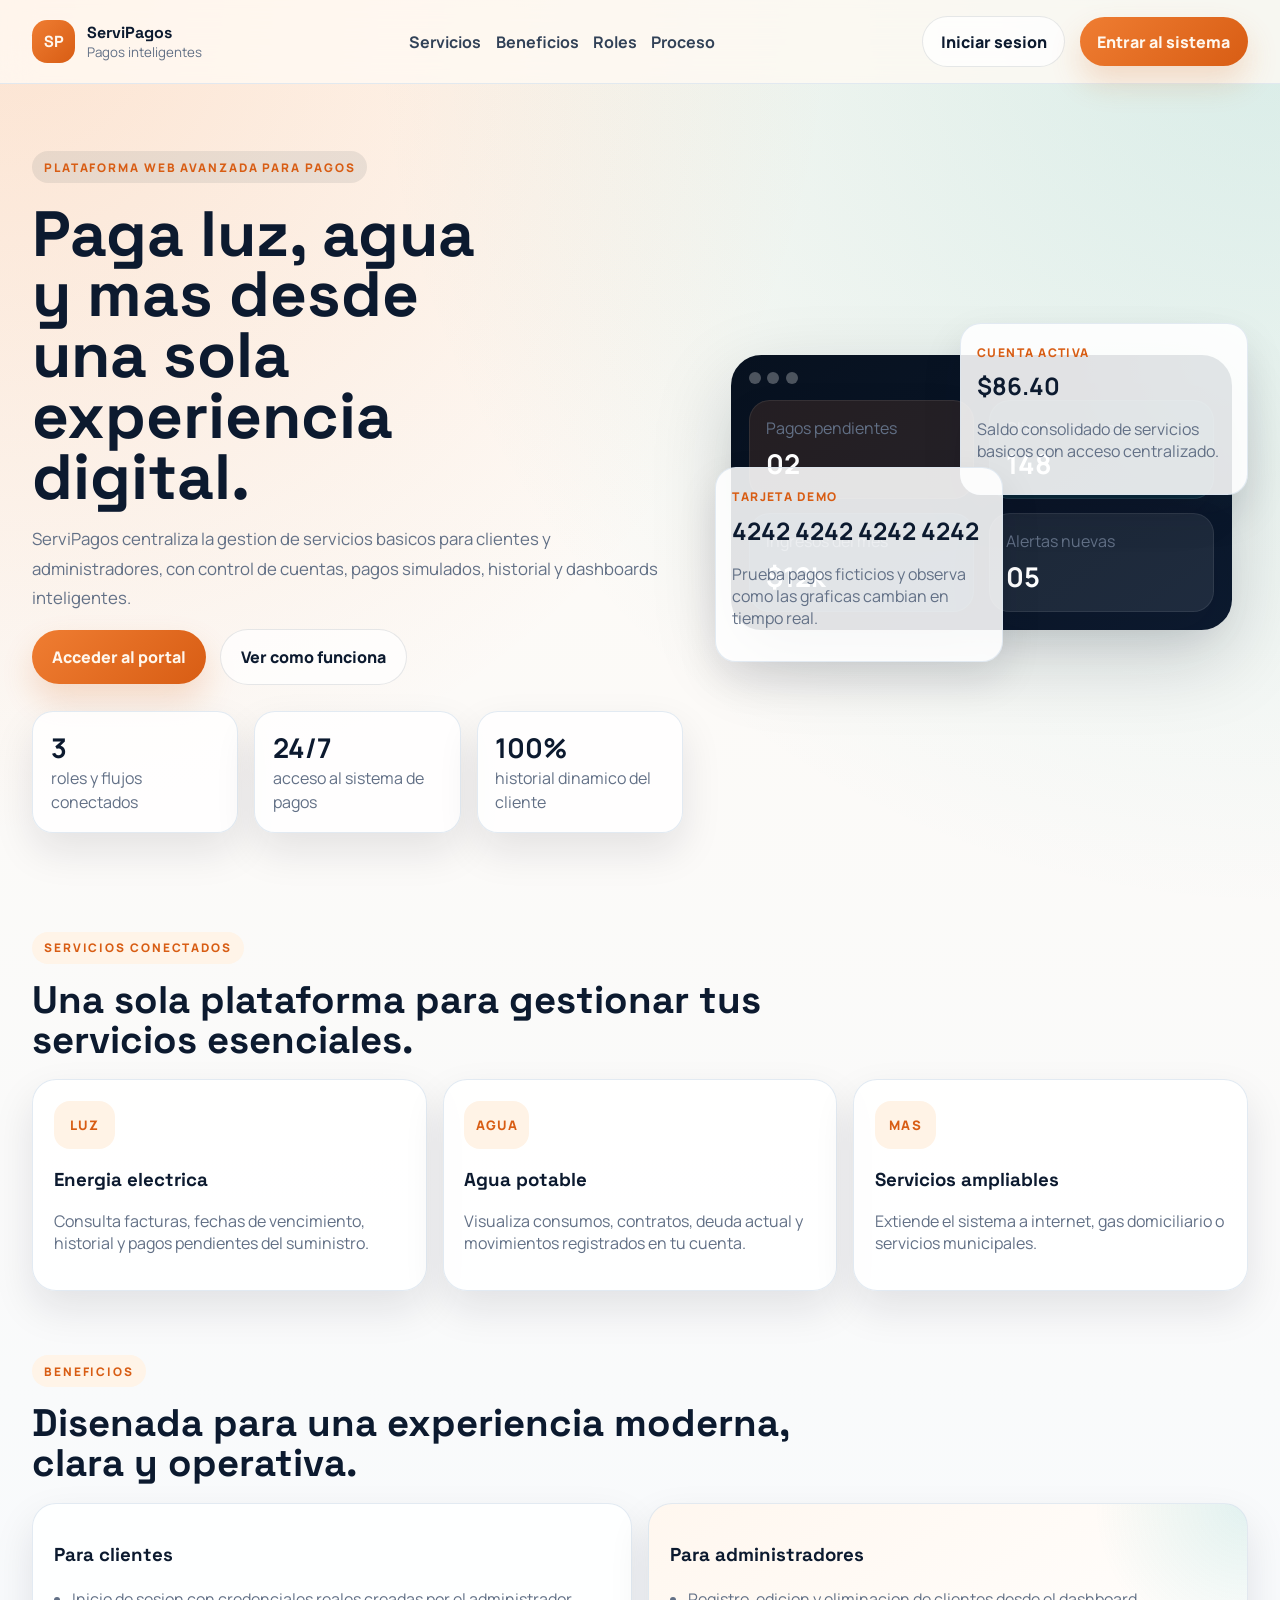
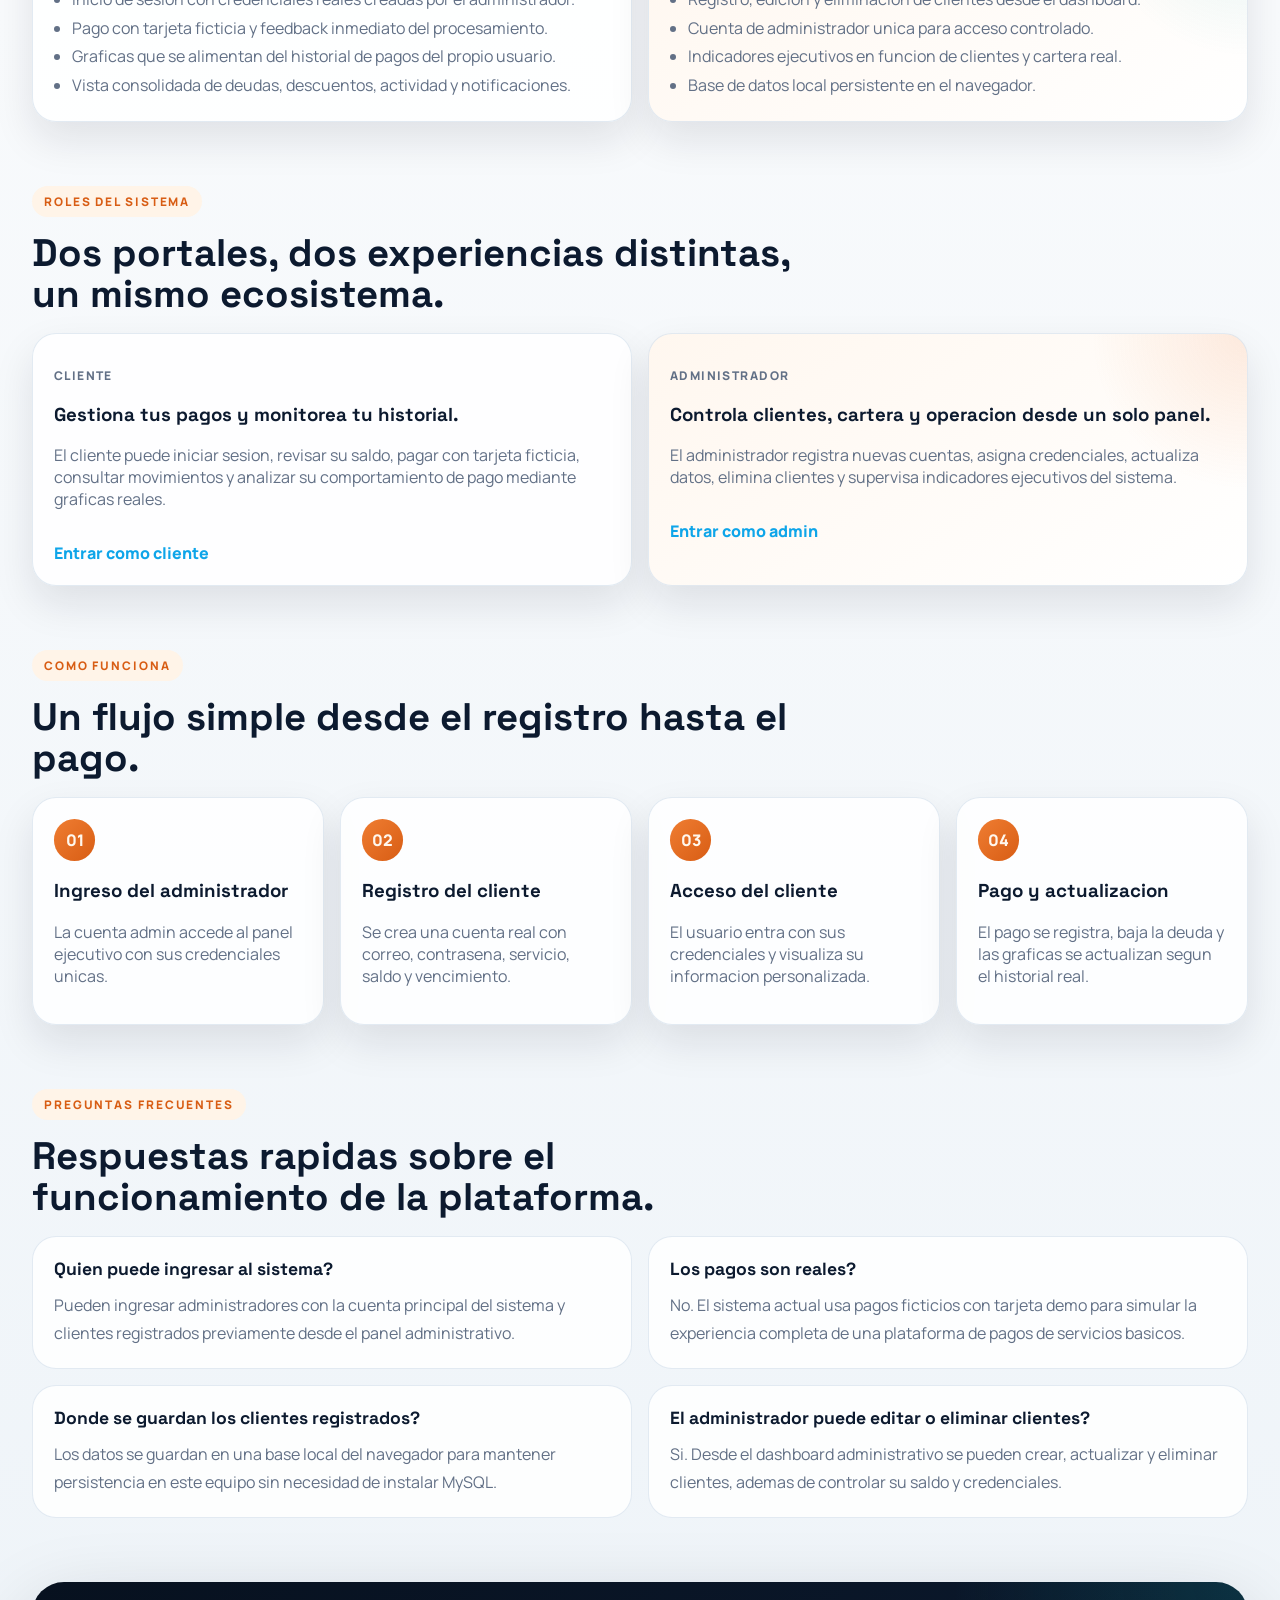
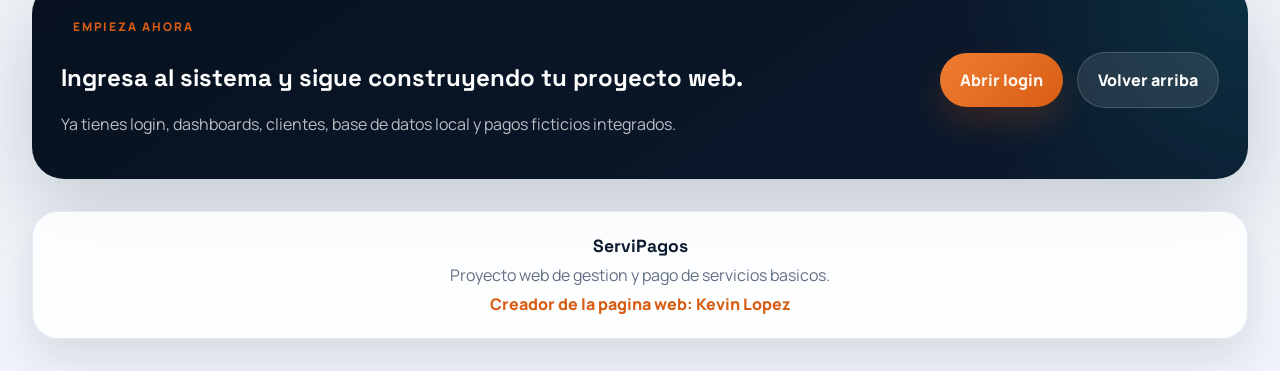
<file: index.html>
<!DOCTYPE html>
<html lang="es">
<head>
  <meta charset="UTF-8">
  <meta name="viewport" content="width=device-width, initial-scale=1.0">
  <title>ServiPagos | Plataforma de pagos de servicios basicos</title>
  <link rel="preconnect" href="https://fonts.googleapis.com">
  <link rel="preconnect" href="https://fonts.gstatic.com" crossorigin>
  <link href="https://fonts.googleapis.com/css2?family=Manrope:wght@400;500;700;800&family=Space+Grotesk:wght@500;700&display=swap" rel="stylesheet">
  <link rel="stylesheet" href="landing.css">
</head>
<body>
  <header class="site-header">
    <a class="brand" href="#inicio">
      <span class="brand-mark">SP</span>
      <span class="brand-copy">
        <strong>ServiPagos</strong>
        <small>Pagos inteligentes</small>
      </span>
    </a>

    <nav class="top-nav">
      <a href="#servicios">Servicios</a>
      <a href="#beneficios">Beneficios</a>
      <a href="#roles">Roles</a>
      <a href="#proceso">Proceso</a>
    </nav>

    <div class="header-actions">
      <a class="ghost-link" href="login.html">Iniciar sesion</a>
      <a class="primary-link" href="login.html">Entrar al sistema</a>
    </div>
  </header>

  <main id="inicio">
    <section class="hero-section">
      <div class="hero-copy">
        <span class="eyebrow">Plataforma web avanzada para pagos</span>
        <h1>Paga luz, agua y mas desde una sola experiencia digital.</h1>
        <p>
          ServiPagos centraliza la gestion de servicios basicos para clientes y administradores,
          con control de cuentas, pagos simulados, historial y dashboards inteligentes.
        </p>

        <div class="hero-actions">
          <a class="primary-link large-link" href="login.html">Acceder al portal</a>
          <a class="ghost-link large-link" href="#proceso">Ver como funciona</a>
        </div>

        <div class="hero-stats">
          <article>
            <strong>3</strong>
            <span>roles y flujos conectados</span>
          </article>
          <article>
            <strong>24/7</strong>
            <span>acceso al sistema de pagos</span>
          </article>
          <article>
            <strong>100%</strong>
            <span>historial dinamico del cliente</span>
          </article>
        </div>
      </div>

      <div class="hero-panel">
        <div class="floating-card top-card">
          <span class="card-label">Cuenta activa</span>
          <strong>$86.40</strong>
          <p>Saldo consolidado de servicios basicos con acceso centralizado.</p>
        </div>

        <div class="dashboard-preview">
          <div class="preview-topbar">
            <span class="preview-dot"></span>
            <span class="preview-dot"></span>
            <span class="preview-dot"></span>
          </div>

          <div class="preview-grid">
            <article class="preview-box accent-orange">
              <span>Pagos pendientes</span>
              <strong>02</strong>
            </article>
            <article class="preview-box accent-teal">
              <span>Clientes activos</span>
              <strong>148</strong>
            </article>
            <article class="preview-box accent-blue">
              <span>Ingresos del mes</span>
              <strong>$12k</strong>
            </article>
            <article class="preview-box accent-slate">
              <span>Alertas nuevas</span>
              <strong>05</strong>
            </article>
          </div>
        </div>

        <div class="floating-card bottom-card">
          <span class="card-label">Tarjeta demo</span>
          <strong>4242 4242 4242 4242</strong>
          <p>Prueba pagos ficticios y observa como las graficas cambian en tiempo real.</p>
        </div>
      </div>
    </section>

    <section class="feature-section" id="servicios">
      <div class="section-head">
        <span class="eyebrow dark-eyebrow">Servicios conectados</span>
        <h2>Una sola plataforma para gestionar tus servicios esenciales.</h2>
      </div>

      <div class="feature-grid">
        <article class="feature-card">
          <div class="feature-icon">LUZ</div>
          <h3>Energia electrica</h3>
          <p>Consulta facturas, fechas de vencimiento, historial y pagos pendientes del suministro.</p>
        </article>

        <article class="feature-card">
          <div class="feature-icon">AGUA</div>
          <h3>Agua potable</h3>
          <p>Visualiza consumos, contratos, deuda actual y movimientos registrados en tu cuenta.</p>
        </article>

        <article class="feature-card">
          <div class="feature-icon">MAS</div>
          <h3>Servicios ampliables</h3>
          <p>Extiende el sistema a internet, gas domiciliario o servicios municipales.</p>
        </article>
      </div>
    </section>

    <section class="benefit-section" id="beneficios">
      <div class="section-head">
        <span class="eyebrow dark-eyebrow">Beneficios</span>
        <h2>Disenada para una experiencia moderna, clara y operativa.</h2>
      </div>

      <div class="benefit-layout">
        <article class="benefit-panel">
          <h3>Para clientes</h3>
          <ul>
            <li>Inicio de sesion con credenciales reales creadas por el administrador.</li>
            <li>Pago con tarjeta ficticia y feedback inmediato del procesamiento.</li>
            <li>Graficas que se alimentan del historial de pagos del propio usuario.</li>
            <li>Vista consolidada de deudas, descuentos, actividad y notificaciones.</li>
          </ul>
        </article>

        <article class="benefit-panel inverse-panel">
          <h3>Para administradores</h3>
          <ul>
            <li>Registro, edicion y eliminacion de clientes desde el dashboard.</li>
            <li>Cuenta de administrador unica para acceso controlado.</li>
            <li>Indicadores ejecutivos en funcion de clientes y cartera real.</li>
            <li>Base de datos local persistente en el navegador.</li>
          </ul>
        </article>
      </div>
    </section>

    <section class="role-section" id="roles">
      <div class="section-head">
        <span class="eyebrow dark-eyebrow">Roles del sistema</span>
        <h2>Dos portales, dos experiencias distintas, un mismo ecosistema.</h2>
      </div>

      <div class="role-grid">
        <article class="role-card">
          <p class="role-title">Cliente</p>
          <h3>Gestiona tus pagos y monitorea tu historial.</h3>
          <p>
            El cliente puede iniciar sesion, revisar su saldo, pagar con tarjeta ficticia,
            consultar movimientos y analizar su comportamiento de pago mediante graficas reales.
          </p>
          <a class="inline-link" href="login.html">Entrar como cliente</a>
        </article>

        <article class="role-card highlight-role">
          <p class="role-title">Administrador</p>
          <h3>Controla clientes, cartera y operacion desde un solo panel.</h3>
          <p>
            El administrador registra nuevas cuentas, asigna credenciales, actualiza datos,
            elimina clientes y supervisa indicadores ejecutivos del sistema.
          </p>
          <a class="inline-link" href="login.html">Entrar como admin</a>
        </article>
      </div>
    </section>

    <section class="process-section" id="proceso">
      <div class="section-head">
        <span class="eyebrow dark-eyebrow">Como funciona</span>
        <h2>Un flujo simple desde el registro hasta el pago.</h2>
      </div>

      <div class="timeline">
        <article class="timeline-step">
          <span>01</span>
          <h3>Ingreso del administrador</h3>
          <p>La cuenta admin accede al panel ejecutivo con sus credenciales unicas.</p>
        </article>

        <article class="timeline-step">
          <span>02</span>
          <h3>Registro del cliente</h3>
          <p>Se crea una cuenta real con correo, contrasena, servicio, saldo y vencimiento.</p>
        </article>

        <article class="timeline-step">
          <span>03</span>
          <h3>Acceso del cliente</h3>
          <p>El usuario entra con sus credenciales y visualiza su informacion personalizada.</p>
        </article>

        <article class="timeline-step">
          <span>04</span>
          <h3>Pago y actualizacion</h3>
          <p>El pago se registra, baja la deuda y las graficas se actualizan segun el historial real.</p>
        </article>
      </div>
    </section>

    <section class="faq-section" id="faq">
      <div class="section-head">
        <span class="eyebrow dark-eyebrow">Preguntas frecuentes</span>
        <h2>Respuestas rapidas sobre el funcionamiento de la plataforma.</h2>
      </div>

      <div class="faq-grid">
        <article class="faq-card">
          <h3>Quien puede ingresar al sistema?</h3>
          <p>
            Pueden ingresar administradores con la cuenta principal del sistema y clientes
            registrados previamente desde el panel administrativo.
          </p>
        </article>

        <article class="faq-card">
          <h3>Los pagos son reales?</h3>
          <p>
            No. El sistema actual usa pagos ficticios con tarjeta demo para simular la experiencia
            completa de una plataforma de pagos de servicios basicos.
          </p>
        </article>

        <article class="faq-card">
          <h3>Donde se guardan los clientes registrados?</h3>
          <p>
            Los datos se guardan en una base local del navegador para mantener persistencia en este
            equipo sin necesidad de instalar MySQL.
          </p>
        </article>

        <article class="faq-card">
          <h3>El administrador puede editar o eliminar clientes?</h3>
          <p>
            Si. Desde el dashboard administrativo se pueden crear, actualizar y eliminar clientes,
            ademas de controlar su saldo y credenciales.
          </p>
        </article>
      </div>
    </section>

    <section class="cta-section">
      <div class="cta-card">
        <div>
          <span class="eyebrow">Empieza ahora</span>
          <h2>Ingresa al sistema y sigue construyendo tu proyecto web.</h2>
          <p>Ya tienes login, dashboards, clientes, base de datos local y pagos ficticios integrados.</p>
        </div>
        <div class="cta-actions">
          <a class="primary-link large-link" href="login.html">Abrir login</a>
          <a class="ghost-link large-link light-ghost" href="#inicio">Volver arriba</a>
        </div>
      </div>
    </section>
  </main>

  <footer class="site-footer">
    <div class="footer-card">
      <strong>ServiPagos</strong>
      <p>Proyecto web de gestion y pago de servicios basicos.</p>
      <span>Creador de la pagina web: Kevin Lopez</span>
    </div>
  </footer>
</body>
</html>
</file>
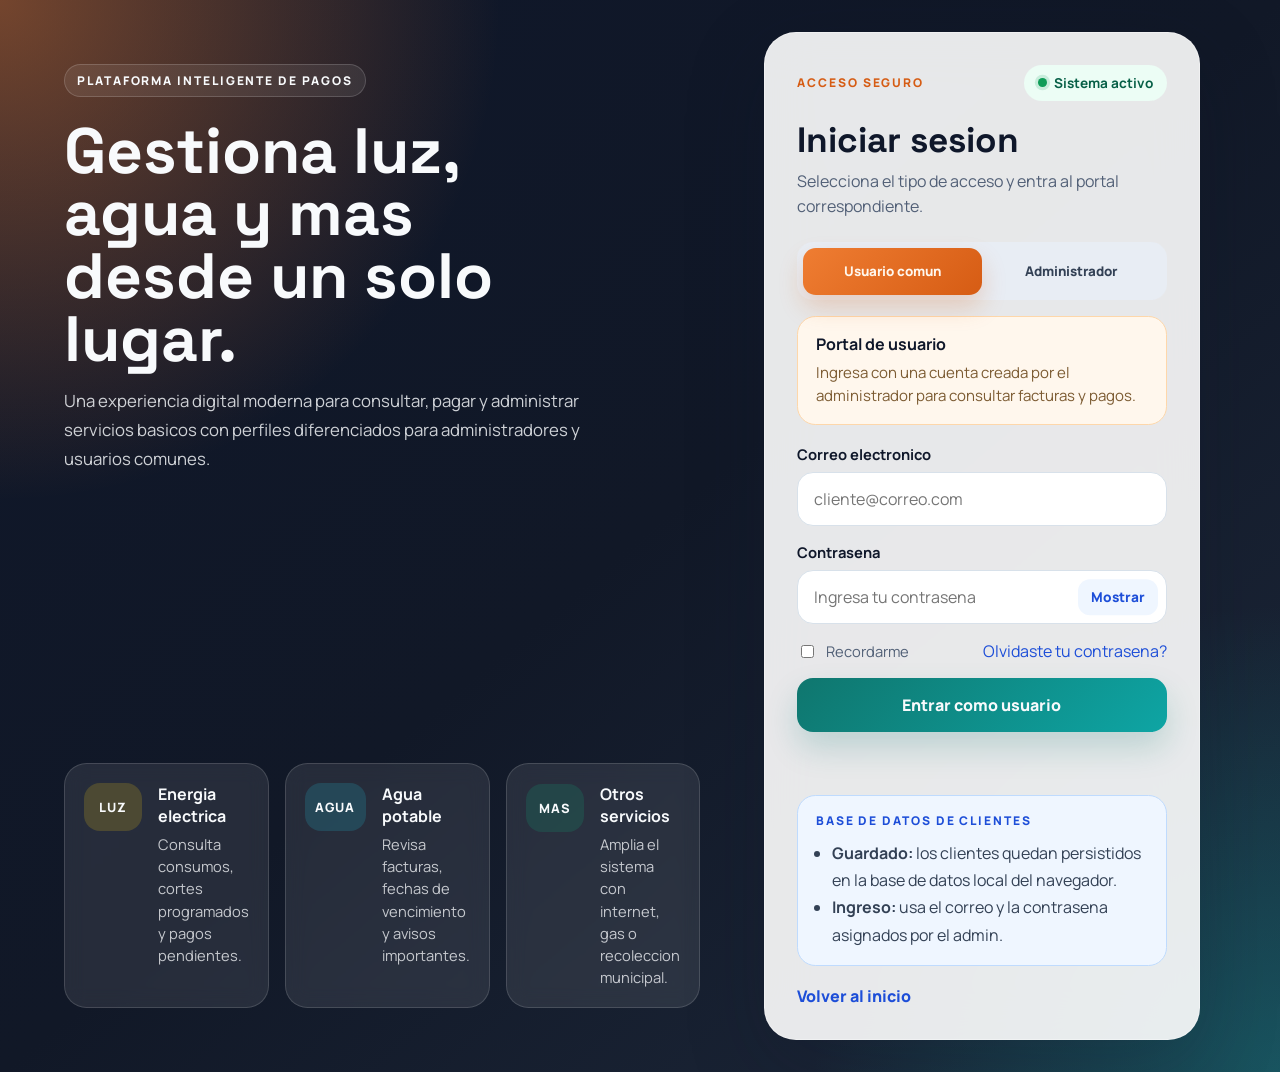
<file: admin-dashboard.html>
<!DOCTYPE html>
<html lang="es">
<head>
  <meta charset="UTF-8">
  <meta name="viewport" content="width=device-width, initial-scale=1.0">
  <title>ServiPagos | Dashboard administrador</title>
  <link rel="preconnect" href="https://fonts.googleapis.com">
  <link rel="preconnect" href="https://fonts.gstatic.com" crossorigin>
  <link href="https://fonts.googleapis.com/css2?family=Manrope:wght@400;500;700;800&family=Space+Grotesk:wght@500;700&display=swap" rel="stylesheet">
  <link rel="stylesheet" href="dashboard.css">
</head>
<body data-role="admin" data-page="dashboard">
  <div class="dashboard-shell">
    <aside class="sidebar">
      <div class="brand-badge">
        <div class="brand-mark">SP</div>
        <div>
          <span>Panel administrador</span>
          <strong>ServiPagos</strong>
        </div>
      </div>

      <nav class="sidebar-nav">
        <a class="nav-link active" href="#vista-ejecutiva">
          <span>Vista ejecutiva</span>
          <small>01</small>
        </a>
        <a class="nav-link" href="#gestion-clientes">
          <span>Gestion de clientes</span>
          <small>02</small>
        </a>
        <a class="nav-link" href="#facturacion-admin">
          <span>Facturacion</span>
          <small>03</small>
        </a>
        <a class="nav-link" href="admin-settings.html">
          <span>Configuracion</span>
          <small>04</small>
        </a>
      </nav>

      <div class="sidebar-card">
        <h3>Resumen operativo</h3>
        <p data-admin-summary>El sistema procesa pagos de luz, agua e internet desde una sola consola con monitoreo continuo.</p>
      </div>

      <div class="sidebar-card">
        <h3>Acciones rapidas</h3>
        <ul>
          <li>Registrar clientes reales</li>
          <li>Asignar contrasenas de acceso</li>
          <li>Monitorear deuda pendiente</li>
        </ul>
        <button class="logout-btn" type="button" data-logout>Cerrar sesion</button>
      </div>
    </aside>

    <main class="content">
      <header class="topbar">
        <div class="welcome-copy">
          <h1>Bienvenida, <span data-user-name>Ana Torres</span></h1>
          <p>Rol: <span data-role-label>Administrador</span> | Correo: <span data-user-email>admin@servipagos.com</span></p>
        </div>

        <div class="topbar-actions">
          <div class="search-pill">Buscar cliente, contrato, factura o reporte</div>
          <a class="top-action nav-action" href="admin-settings.html">Configuracion</a>
          <button class="top-action" type="button" data-demo-action="report">Generar reporte</button>
          <div class="profile-chip">
            <div class="avatar" data-admin-initials>AT</div>
            <strong data-admin-chip>Control central</strong>
          </div>
        </div>
      </header>

      <section class="hero-card" id="vista-ejecutiva">
        <div class="hero-copy">
          <h2>Administra operaciones, clientes y pagos en tiempo real.</h2>
          <p>
            Este panel concentra indicadores financieros, incidencias del sistema,
            cartera pendiente y herramientas para registrar cuentas de clientes reales.
          </p>
          <div class="hero-actions">
            <button class="primary-btn" type="button" data-demo-action="report">Emitir reporte</button>
            <button class="secondary-btn" type="button" data-demo-action="client">Revisar clientes</button>
          </div>
        </div>

        <div class="hero-aside">
          <div class="signal-card">
            <span>Cartera total</span>
            <strong data-admin-revenue>$0.00</strong>
          </div>
          <div class="signal-card">
            <span>Clientes registrados</span>
            <strong data-admin-clients>0</strong>
          </div>
          <div class="signal-card">
            <span>Alertas criticas</span>
            <strong data-admin-alerts>00</strong>
          </div>
        </div>
      </section>

      <section class="section-block">
        <div class="section-head">
          <h2 class="section-title">Indicadores administrativos</h2>
          <a class="section-link" href="#gestion-clientes">Abrir gestion</a>
        </div>

        <div class="metrics-grid">
          <article class="metric-card">
            <div class="metric-top">
              <span>Cartera por cobrar</span>
              <span class="status-tag status-green">Actual</span>
            </div>
            <h3 data-admin-total-due>$0.00</h3>
            <p>Monto acumulado en cuentas creadas</p>
          </article>

          <article class="metric-card">
            <div class="metric-top">
              <span>Clientes activos</span>
              <span class="status-tag status-blue" data-admin-active-badge>0</span>
            </div>
            <h3 data-admin-active>0</h3>
            <p>Cuentas registradas por el administrador</p>
          </article>

          <article class="metric-card">
            <div class="metric-top">
              <span>Facturas vencidas</span>
              <span class="status-tag status-red" data-admin-overdue-badge>0</span>
            </div>
            <h3 data-admin-overdue>0</h3>
            <p>Requieren seguimiento prioritario</p>
          </article>

          <article class="metric-card">
            <div class="metric-top">
              <span>Servicios monitoreados</span>
              <span class="status-tag status-orange">Catalogo</span>
            </div>
            <h3 data-admin-services>0</h3>
            <p>Tipos de servicios registrados por clientes</p>
          </article>
        </div>
      </section>

      <section class="section-block dashboard-grid" id="gestion-clientes">
        <article class="panel-card">
          <h3 id="clientFormTitle">Registrar nuevo cliente</h3>
          <p id="clientFormText">Crea cuentas reales para que luego puedan iniciar sesion con su propio correo y contrasena.</p>

          <form class="admin-form" id="clientForm" novalidate>
            <input id="clientId" name="clientId" type="hidden">
            <div class="form-grid">
              <label class="inline-field">
                <span>Nombre completo</span>
                <input id="clientName" name="clientName" type="text" placeholder="Maria Gomez" required>
              </label>

              <label class="inline-field">
                <span>Correo electronico</span>
                <input id="clientEmail" name="clientEmail" type="email" placeholder="cliente@correo.com" required>
              </label>

              <label class="inline-field">
                <span>Contrasena</span>
                <input id="clientPassword" name="clientPassword" type="text" placeholder="Clave del cliente" required>
                <small class="field-hint" id="clientPasswordHint">Define una contrasena segura para el nuevo cliente.</small>
              </label>

              <label class="inline-field">
                <span>Servicio principal</span>
                <select id="clientService" name="clientService">
                  <option value="Energia electrica">Energia electrica</option>
                  <option value="Agua potable">Agua potable</option>
                  <option value="Internet hogar">Internet hogar</option>
                  <option value="Gas domiciliario">Gas domiciliario</option>
                </select>
              </label>

              <label class="inline-field">
                <span>Monto pendiente</span>
                <input id="clientAmount" name="clientAmount" type="number" min="0" step="0.01" placeholder="42.10" required>
              </label>

              <label class="inline-field">
                <span>Fecha de vencimiento</span>
                <input id="clientDueDate" name="clientDueDate" type="date" required>
              </label>
            </div>

            <div class="form-actions">
              <button class="primary-btn admin-submit" id="clientSubmitBtn" type="submit">Guardar cliente</button>
              <button class="ghost-btn hidden-btn" id="cancelEditBtn" type="button">Cancelar edicion</button>
            </div>
            <p class="admin-feedback" id="clientFeedback" aria-live="polite"></p>
          </form>
        </article>

        <article class="panel-card">
          <h3>Clientes registrados</h3>
          <p>Esta lista se llena solo con cuentas creadas por el administrador.</p>

          <div class="table-wrap">
            <table>
              <thead>
                <tr>
                  <th>Cliente</th>
                  <th>Servicio</th>
                  <th>Monto</th>
                  <th>Estado</th>
                  <th>Acciones</th>
                </tr>
              </thead>
              <tbody id="clientsTableBody">
                <tr>
                  <td colspan="5">
                    <div class="empty-state">
                      Todavia no hay clientes registrados. Usa el formulario para crear la primera cuenta.
                    </div>
                  </td>
                </tr>
              </tbody>
            </table>
          </div>
        </article>
      </section>

      <section class="section-block dashboard-grid" id="facturacion-admin">
        <article class="panel-card">
          <h3>Tendencia de recaudacion</h3>
          <p>Comparativo mensual del volumen de pagos procesados.</p>

          <div class="chart-box">
            <strong>Meta mensual vinculada a la cartera registrada</strong>
            <div class="bars">
              <div class="bar" style="height: 32%;"><span>$12k</span><small>Ene</small></div>
              <div class="bar" style="height: 40%;"><span>$18k</span><small>Feb</small></div>
              <div class="bar" style="height: 48%;"><span>$21k</span><small>Mar</small></div>
              <div class="bar" style="height: 56%;"><span>$26k</span><small>Abr</small></div>
              <div class="bar" style="height: 62%;"><span>$31k</span><small>May</small></div>
              <div class="bar" style="height: 70%;"><span>$37k</span><small>Jun</small></div>
            </div>
          </div>
        </article>

        <article class="panel-card">
          <h3>Alertas de prioridad</h3>
          <p data-admin-notification-summary>Casos que requieren atencion del administrador.</p>

          <div class="notice-list" data-admin-notifications-list>
            <div class="empty-state">Las notificaciones del sistema apareceran aqui.</div>
          </div>
        </article>
      </section>

      <section class="section-block" id="alertas-admin">
        <article class="panel-card">
          <div class="section-head">
            <div>
              <h3>Centro de notificaciones</h3>
              <p data-admin-live-feed>
                Cada cliente creado desde este panel queda almacenado en el navegador y puede iniciar sesion
                con las credenciales que le asignaste. Ya no aparecen clientes por defecto.
              </p>
            </div>
            <button class="ghost-btn compact-btn" type="button" data-reset-admin-notifications>Restaurar alertas</button>
          </div>

          <div class="notice-list" data-admin-notifications-history>
            <div class="empty-state">Aqui se mostrara el estado de las notificaciones administrativas.</div>
          </div>
        </article>
      </section>
    </main>
  </div>

  <script src="db.js"></script>
  <script src="dashboard.js"></script>
</body>
</html>
</file>
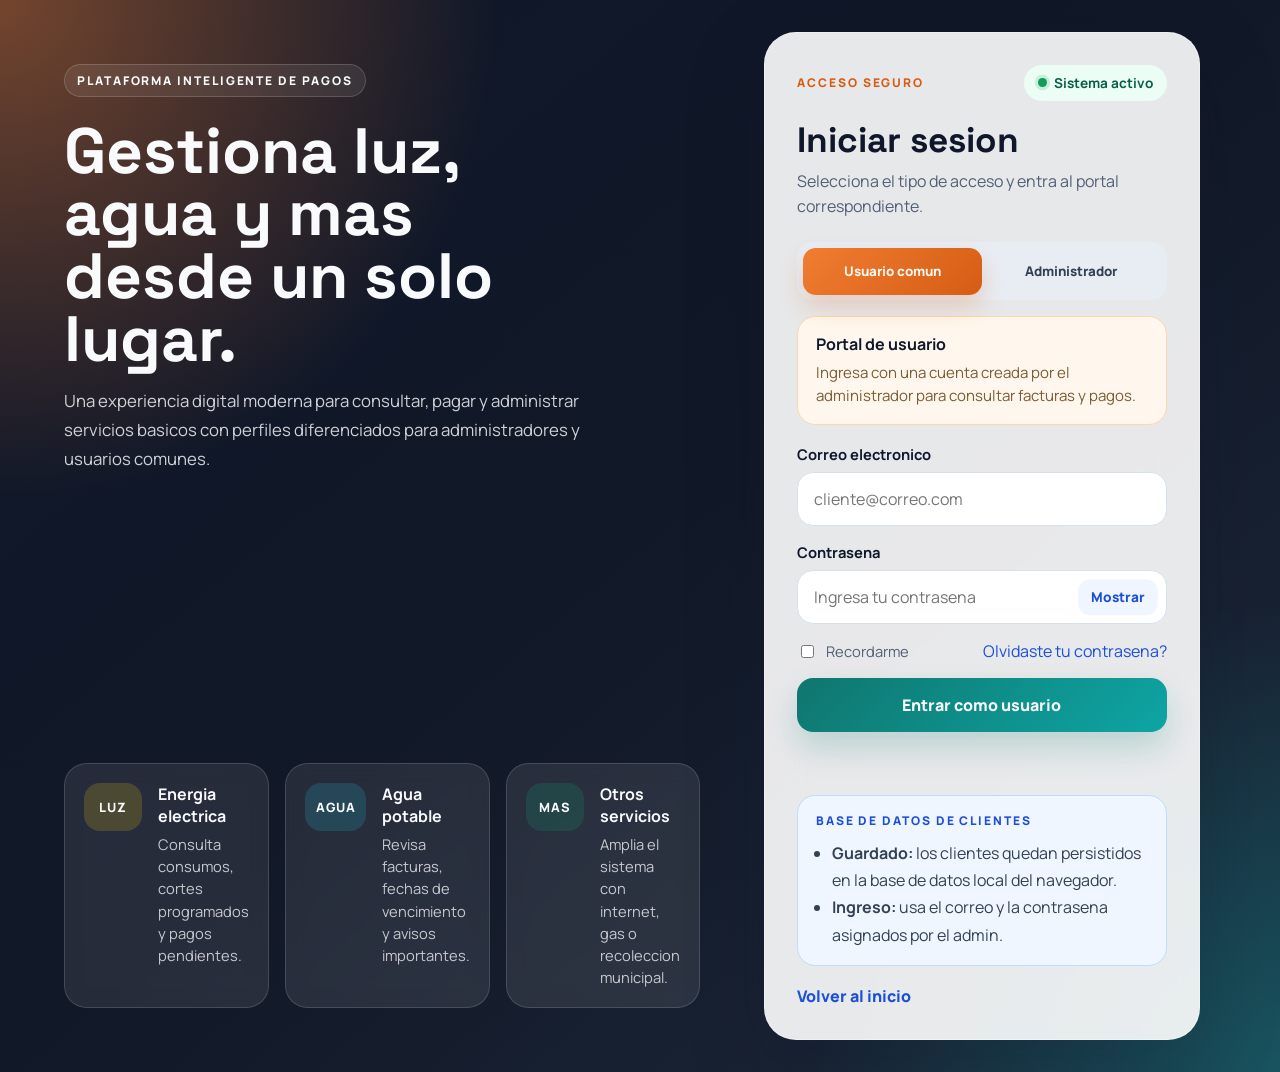
<file: admin-settings.html>
<!DOCTYPE html>
<html lang="es">
<head>
  <meta charset="UTF-8">
  <meta name="viewport" content="width=device-width, initial-scale=1.0">
  <title>ServiPagos | Configuracion del administrador</title>
  <link rel="preconnect" href="https://fonts.googleapis.com">
  <link rel="preconnect" href="https://fonts.gstatic.com" crossorigin>
  <link href="https://fonts.googleapis.com/css2?family=Manrope:wght@400;500;700;800&family=Space+Grotesk:wght@500;700&display=swap" rel="stylesheet">
  <link rel="stylesheet" href="dashboard.css">
</head>
<body data-role="admin" data-page="settings">
  <div class="dashboard-shell">
    <aside class="sidebar">
      <div class="brand-badge">
        <div class="brand-mark">SP</div>
        <div>
          <span>Panel administrador</span>
          <strong>ServiPagos</strong>
        </div>
      </div>

      <nav class="sidebar-nav">
        <a class="nav-link" href="admin-dashboard.html">
          <span>Vista ejecutiva</span>
          <small>01</small>
        </a>
        <a class="nav-link" href="admin-dashboard.html#gestion-clientes">
          <span>Gestion de clientes</span>
          <small>02</small>
        </a>
        <a class="nav-link" href="admin-dashboard.html#facturacion-admin">
          <span>Facturacion</span>
          <small>03</small>
        </a>
        <a class="nav-link active" href="admin-settings.html">
          <span>Configuracion</span>
          <small>04</small>
        </a>
      </nav>

      <div class="sidebar-card">
        <h3>Cuenta administrativa</h3>
        <p data-admin-settings-summary>Gestiona el acceso principal del sistema desde esta seccion.</p>
      </div>

      <div class="sidebar-card">
        <h3>Controles clave</h3>
        <ul>
          <li>Cambiar correo de acceso</li>
          <li>Actualizar contrasena unica</li>
          <li>Configurar soporte operativo</li>
        </ul>
        <button class="logout-btn" type="button" data-logout>Cerrar sesion</button>
      </div>
    </aside>

    <main class="content">
      <header class="topbar">
        <div class="welcome-copy">
          <h1>Configuracion de <span data-user-name>Administrador</span></h1>
          <p>Rol: <span data-role-label>Administrador</span> | Correo: <span data-user-email>admin@servipagos.com</span></p>
        </div>

        <div class="topbar-actions">
          <a class="top-action nav-action" href="admin-dashboard.html">Volver al panel</a>
          <div class="profile-chip">
            <div class="avatar" data-admin-initials>AT</div>
            <strong data-admin-chip>Control central</strong>
          </div>
        </div>
      </header>

      <section class="hero-card">
        <div class="hero-copy">
          <h2>Configura el acceso maestro y la operacion general del sistema.</h2>
          <p>
            Desde aqui puedes actualizar el correo administrativo, la contrasena principal
            y los datos de contacto del responsable del sistema sin afectar la base de clientes.
          </p>
          <div class="hero-actions">
            <a class="primary-btn link-btn" href="#adminSettingsForm">Editar cuenta</a>
            <a class="secondary-btn link-btn" href="#adminSecurityCard">Ver seguridad</a>
          </div>
        </div>

        <div class="hero-aside">
          <div class="signal-card">
            <span>Correo de acceso</span>
            <strong data-admin-current-email>admin@servipagos.com</strong>
          </div>
          <div class="signal-card">
            <span>Clientes controlados</span>
            <strong data-admin-clients>0</strong>
          </div>
          <div class="signal-card">
            <span>Actualizada</span>
            <strong data-admin-updated-at>Sin cambios</strong>
          </div>
        </div>
      </section>

      <section class="section-block">
        <div class="section-head">
          <h2 class="section-title">Indicadores del sistema</h2>
          <a class="section-link" href="admin-dashboard.html#vista-ejecutiva">Ir al resumen</a>
        </div>

        <div class="metrics-grid">
          <article class="metric-card">
            <div class="metric-top">
              <span>Cartera total</span>
              <span class="status-tag status-green">Actual</span>
            </div>
            <h3 data-admin-total-due>$0.00</h3>
            <p>Saldo total de clientes creados</p>
          </article>

          <article class="metric-card">
            <div class="metric-top">
              <span>Facturas vencidas</span>
              <span class="status-tag status-red" data-admin-overdue-badge>0</span>
            </div>
            <h3 data-admin-overdue>0</h3>
            <p>Cuentas que requieren seguimiento</p>
          </article>

          <article class="metric-card">
            <div class="metric-top">
              <span>Servicios activos</span>
              <span class="status-tag status-blue">Catalogo</span>
            </div>
            <h3 data-admin-services>0</h3>
            <p>Tipos de servicio registrados</p>
          </article>

          <article class="metric-card">
            <div class="metric-top">
              <span>Correo de soporte</span>
              <span class="status-tag status-orange">Canal</span>
            </div>
            <h3 data-admin-support-email>sin-soporte@correo.com</h3>
            <p>Direccion operativa principal</p>
          </article>
        </div>
      </section>

      <section class="section-block dashboard-grid">
        <article class="panel-card">
          <h3>Cuenta administrativa</h3>
          <p>Actualiza los datos del administrador principal. Para guardar cambios debes confirmar tu contrasena actual.</p>

          <form class="admin-form" id="adminSettingsForm" novalidate>
            <div class="form-grid">
              <label class="inline-field">
                <span>Nombre del administrador</span>
                <input id="adminName" name="adminName" type="text" placeholder="Ana Torres" required>
              </label>

              <label class="inline-field">
                <span>Correo de acceso</span>
                <input id="adminEmail" name="adminEmail" type="email" placeholder="admin@servipagos.com" required>
              </label>

              <label class="inline-field">
                <span>Telefono administrativo</span>
                <input id="adminPhone" name="adminPhone" type="text" placeholder="0987654321">
              </label>

              <label class="inline-field">
                <span>Cargo o rol interno</span>
                <input id="adminPosition" name="adminPosition" type="text" placeholder="Administrador general">
              </label>

              <label class="inline-field">
                <span>Correo de soporte</span>
                <input id="adminSupportEmail" name="adminSupportEmail" type="email" placeholder="soporte@servipagos.com">
              </label>

              <label class="inline-field">
                <span>Contrasena actual</span>
                <input id="adminCurrentPassword" name="adminCurrentPassword" type="password" placeholder="Obligatoria para guardar" required>
              </label>

              <label class="inline-field full-span">
                <span>Nueva contrasena</span>
                <input id="adminNewPassword" name="adminNewPassword" type="password" placeholder="Deja vacio para conservar la contrasena actual">
                <small class="field-hint">Si la cambias, la nueva clave sera la unica valida para el acceso administrativo.</small>
              </label>
            </div>

            <div class="payment-tip-card">
              <strong>Seguridad del acceso maestro</strong>
              <p>Evita compartir esta cuenta. Este formulario no modifica clientes; solo cambia la cuenta administrativa principal.</p>
            </div>

            <div class="form-actions">
              <button class="primary-btn admin-submit" id="adminSettingsSubmitBtn" type="submit">Guardar configuracion</button>
            </div>
            <p class="admin-feedback" id="adminSettingsFeedback" aria-live="polite"></p>
          </form>
        </article>

        <article class="panel-card" id="adminSecurityCard">
          <h3>Resumen de seguridad</h3>
          <p>Estado general de la cuenta administrativa y el sistema local.</p>

          <div class="invoice-summary">
            <div class="summary-row">
              <span>Administrador</span>
              <strong data-user-name>Administrador</strong>
            </div>
            <div class="summary-row">
              <span>Correo activo</span>
              <strong data-admin-current-email>admin@servipagos.com</strong>
            </div>
            <div class="summary-row">
              <span>Telefono</span>
              <strong data-admin-phone-display>Sin registrar</strong>
            </div>
            <div class="summary-row">
              <span>Cargo</span>
              <strong data-admin-position-display>Administrador general</strong>
            </div>
            <div class="summary-row">
              <span>Miembro desde</span>
              <strong data-admin-created-at>Sin registro</strong>
            </div>
            <div class="summary-row">
              <span>Ultima actualizacion</span>
              <strong data-admin-updated-at>Sin cambios</strong>
            </div>
          </div>

          <div class="payment-tip-card">
            <strong>Estado del sistema</strong>
            <p data-admin-settings-summary>Gestiona el acceso principal del sistema desde esta seccion.</p>
          </div>
        </article>
      </section>
    </main>
  </div>

  <script src="db.js"></script>
  <script src="dashboard.js"></script>
</body>
</html>
</file>
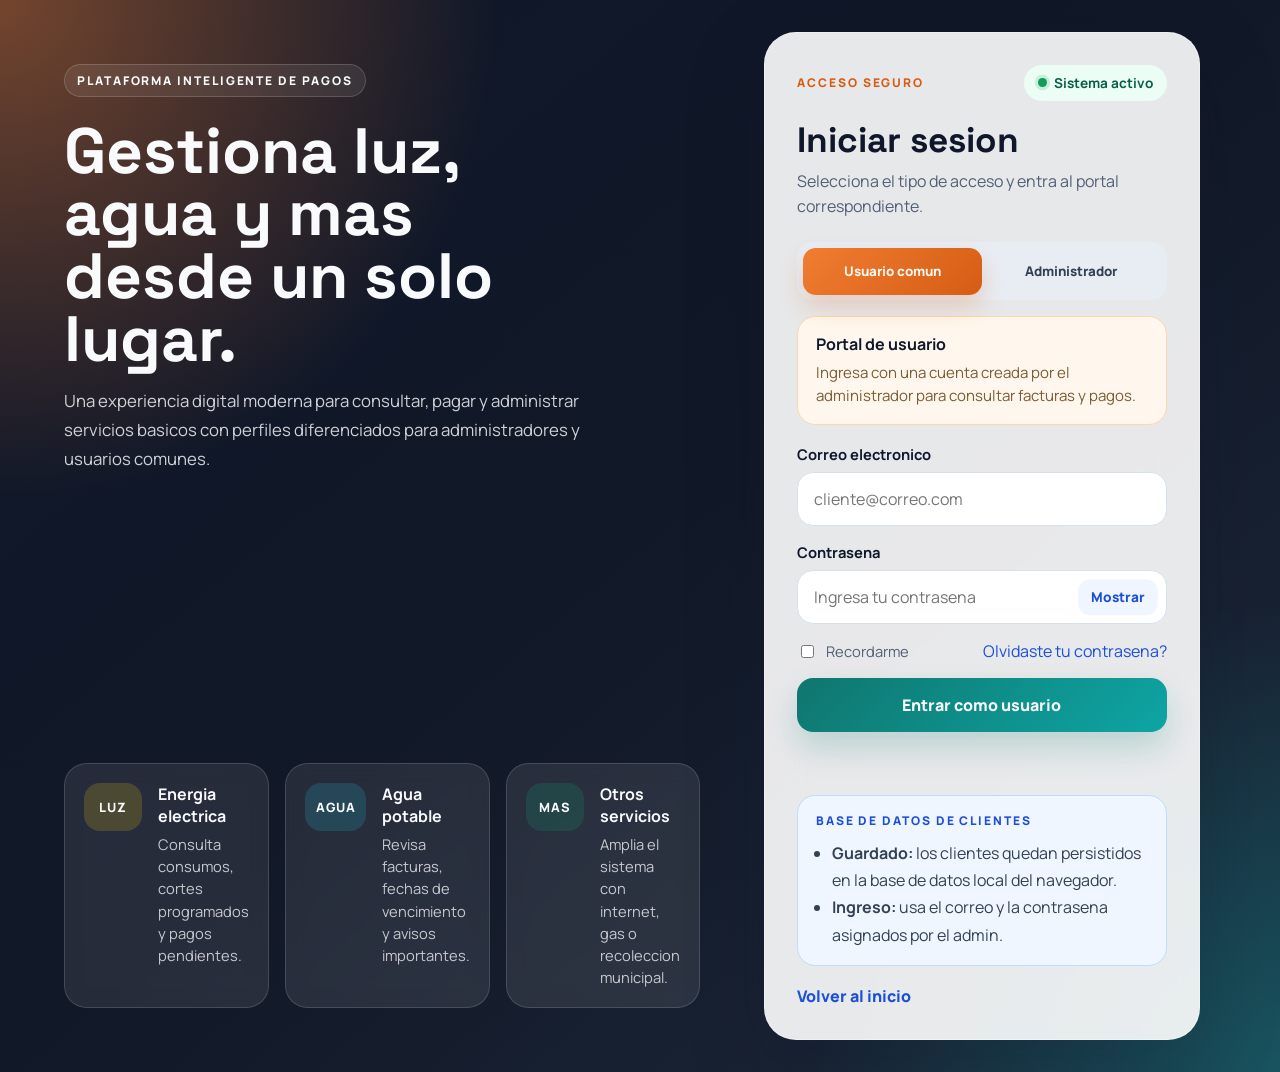
<file: facturas.html>
<!DOCTYPE html>
<html lang="es">
<head>
  <meta charset="UTF-8">
  <meta name="viewport" content="width=device-width, initial-scale=1.0">
  <title>ServiPagos | Facturas detalladas</title>
  <link rel="preconnect" href="https://fonts.googleapis.com">
  <link rel="preconnect" href="https://fonts.gstatic.com" crossorigin>
  <link href="https://fonts.googleapis.com/css2?family=Manrope:wght@400;500;700;800&family=Space+Grotesk:wght@500;700&display=swap" rel="stylesheet">
  <link rel="stylesheet" href="dashboard.css">
</head>
<body data-role="user" data-page="invoices">
  <div class="dashboard-shell">
    <aside class="sidebar">
      <div class="brand-badge">
        <div class="brand-mark">SP</div>
        <div>
          <span>Panel cliente</span>
          <strong>ServiPagos</strong>
        </div>
      </div>

      <nav class="sidebar-nav">
        <a class="nav-link" href="user-dashboard.html">
          <span>Resumen general</span>
          <small>01</small>
        </a>
        <a class="nav-link active" href="facturas.html">
          <span>Facturas y pagos</span>
          <small>02</small>
        </a>
        <a class="nav-link" href="perfil.html">
          <span>Perfil del cliente</span>
          <small>03</small>
        </a>
        <a class="nav-link" href="#historial-facturas">
          <span>Historial</span>
          <small>04</small>
        </a>
      </nav>

      <div class="sidebar-card">
        <h3>Cliente activo</h3>
        <p data-user-account-status>Tu estado de facturacion aparecera aqui.</p>
      </div>

      <div class="sidebar-card">
        <h3>Acciones</h3>
        <ul data-services-list>
          <li>Tu servicio principal aparecera aqui.</li>
        </ul>
        <button class="logout-btn" type="button" data-logout>Cerrar sesion</button>
      </div>
    </aside>

    <main class="content">
      <header class="topbar">
        <div class="welcome-copy">
          <h1>Facturas de <span data-user-name>Cliente</span></h1>
          <p>Correo: <span data-user-email>cliente@correo.com</span> | Rol: <span data-role-label>Cliente</span></p>
        </div>

        <div class="topbar-actions">
          <a class="top-action nav-action" href="user-dashboard.html">Volver al dashboard</a>
          <a class="top-action nav-action" href="perfil.html">Mi perfil</a>
          <a class="top-action nav-action" href="user-dashboard.html#payment-panel">Ir a pagar</a>
          <div class="profile-chip">
            <div class="avatar" data-user-avatar data-user-initials>CL</div>
            <strong data-user-chip>Cliente activo</strong>
          </div>
        </div>
      </header>

      <section class="hero-card" id="resumen-factura">
        <div class="hero-copy">
          <h2>Modulo de facturas detallado del cliente.</h2>
          <p>
            Consulta numero de factura, servicio asociado, periodo facturado, vencimiento,
            estado actual, desglose de cargos e historial de pagos realizados.
          </p>
          <div class="hero-actions">
            <a class="primary-btn link-btn" href="user-dashboard.html#payment-panel">Pagar factura</a>
            <a class="secondary-btn link-btn" href="#historial-facturas">Ver historial</a>
          </div>
        </div>

        <div class="hero-aside">
          <div class="signal-card">
            <span>Numero de factura</span>
            <strong data-invoice-number>FAC-0000</strong>
          </div>
          <div class="signal-card">
            <span>Estado de la factura</span>
            <strong data-invoice-status-text>Pendiente</strong>
          </div>
          <div class="signal-card">
            <span>Total facturado</span>
            <strong data-invoice-total>$0.00</strong>
          </div>
        </div>
      </section>

      <section class="section-block">
        <div class="section-head">
          <h2 class="section-title">Resumen de la factura</h2>
          <a class="section-link" href="user-dashboard.html#payment-panel">Procesar pago</a>
        </div>

        <div class="metrics-grid">
          <article class="metric-card">
            <div class="metric-top">
              <span>Servicio</span>
              <span class="status-tag status-blue" data-user-status>Activo</span>
            </div>
            <h3 data-user-service-label>Servicio principal</h3>
            <p data-user-supply>000000</p>
          </article>

          <article class="metric-card">
            <div class="metric-top">
              <span>Fecha de emision</span>
              <span class="status-tag status-green">Actual</span>
            </div>
            <h3 data-invoice-issued>01/01/2026</h3>
            <p>Generada automaticamente por el sistema</p>
          </article>

          <article class="metric-card">
            <div class="metric-top">
              <span>Fecha de vencimiento</span>
              <span class="status-tag status-orange">Control</span>
            </div>
            <h3 data-user-due-date>Sin fecha</h3>
            <p>Fecha limite para pagar sin recargos</p>
          </article>

          <article class="metric-card">
            <div class="metric-top">
              <span>Saldo pendiente</span>
              <span class="status-tag status-red" data-invoice-status-badge>Pendiente</span>
            </div>
            <h3 data-user-total-due>$0.00</h3>
            <p>Valor actual por cancelar</p>
          </article>
        </div>
      </section>

      <section class="section-block invoice-grid">
        <article class="panel-card">
          <h3>Desglose de cargos</h3>
          <p>Composicion estimada de la factura asociada al servicio principal.</p>

          <div class="invoice-breakdown" data-invoice-breakdown>
            <div class="empty-state">El desglose de cargos se mostrara aqui.</div>
          </div>
        </article>

        <article class="panel-card">
          <h3>Ficha de facturacion</h3>
          <p>Informacion clave del documento generado para tu servicio.</p>

          <div class="invoice-summary">
            <div class="summary-row">
              <span>Cliente</span>
              <strong data-user-name>Cliente</strong>
            </div>
            <div class="summary-row">
              <span>Correo</span>
              <strong data-user-email>cliente@correo.com</strong>
            </div>
            <div class="summary-row">
              <span>Periodo</span>
              <strong data-invoice-period>Periodo actual</strong>
            </div>
            <div class="summary-row">
              <span>Ultimo pago</span>
              <strong data-user-last-payment>$0.00</strong>
            </div>
            <div class="summary-row">
              <span>Pagos registrados</span>
              <strong data-user-payments>0</strong>
            </div>
          </div>
        </article>
      </section>

      <section class="section-block invoice-grid">
        <article class="panel-card">
          <h3>Evolucion de facturacion</h3>
          <p>La grafica combina los pagos del cliente en los ultimos meses.</p>

          <div class="chart-box">
            <strong data-user-chart-title>Sin pagos registrados todavia</strong>
            <div class="bars" data-user-chart-bars>
              <div class="bar" style="height: 12%;"><span>$0</span><small>Ene</small></div>
              <div class="bar" style="height: 12%;"><span>$0</span><small>Feb</small></div>
              <div class="bar" style="height: 12%;"><span>$0</span><small>Mar</small></div>
              <div class="bar" style="height: 12%;"><span>$0</span><small>Abr</small></div>
              <div class="bar" style="height: 12%;"><span>$0</span><small>May</small></div>
              <div class="bar" style="height: 12%;"><span>$0</span><small>Jun</small></div>
            </div>
          </div>
        </article>

        <article class="panel-card">
          <h3>Ultimo comprobante</h3>
          <p>Descarga rapidamente el recibo mas reciente emitido por el sistema.</p>

          <div class="receipt-box" data-latest-receipt-box>
            <div class="empty-state">Cuando registres pagos aqui aparecera el comprobante mas reciente.</div>
          </div>
        </article>
      </section>

      <section class="section-block">
        <article class="panel-card">
          <h3>Historial de pagos</h3>
          <p id="historial-facturas">Ultimos movimientos acreditados en la factura.</p>

          <div class="table-wrap">
            <table>
              <thead>
                <tr>
                  <th>Fecha</th>
                  <th>Servicio</th>
                  <th>Tarjeta</th>
                  <th>Monto</th>
                  <th>Estado</th>
                  <th>Comprobante</th>
                </tr>
              </thead>
              <tbody data-invoice-history-table>
                <tr>
                  <td colspan="6">
                    <div class="empty-state">Aun no hay pagos registrados para esta factura.</div>
                  </td>
                </tr>
              </tbody>
            </table>
          </div>
        </article>
      </section>
    </main>
  </div>

  <script src="db.js"></script>
  <script src="dashboard.js"></script>
</body>
</html>
</file>
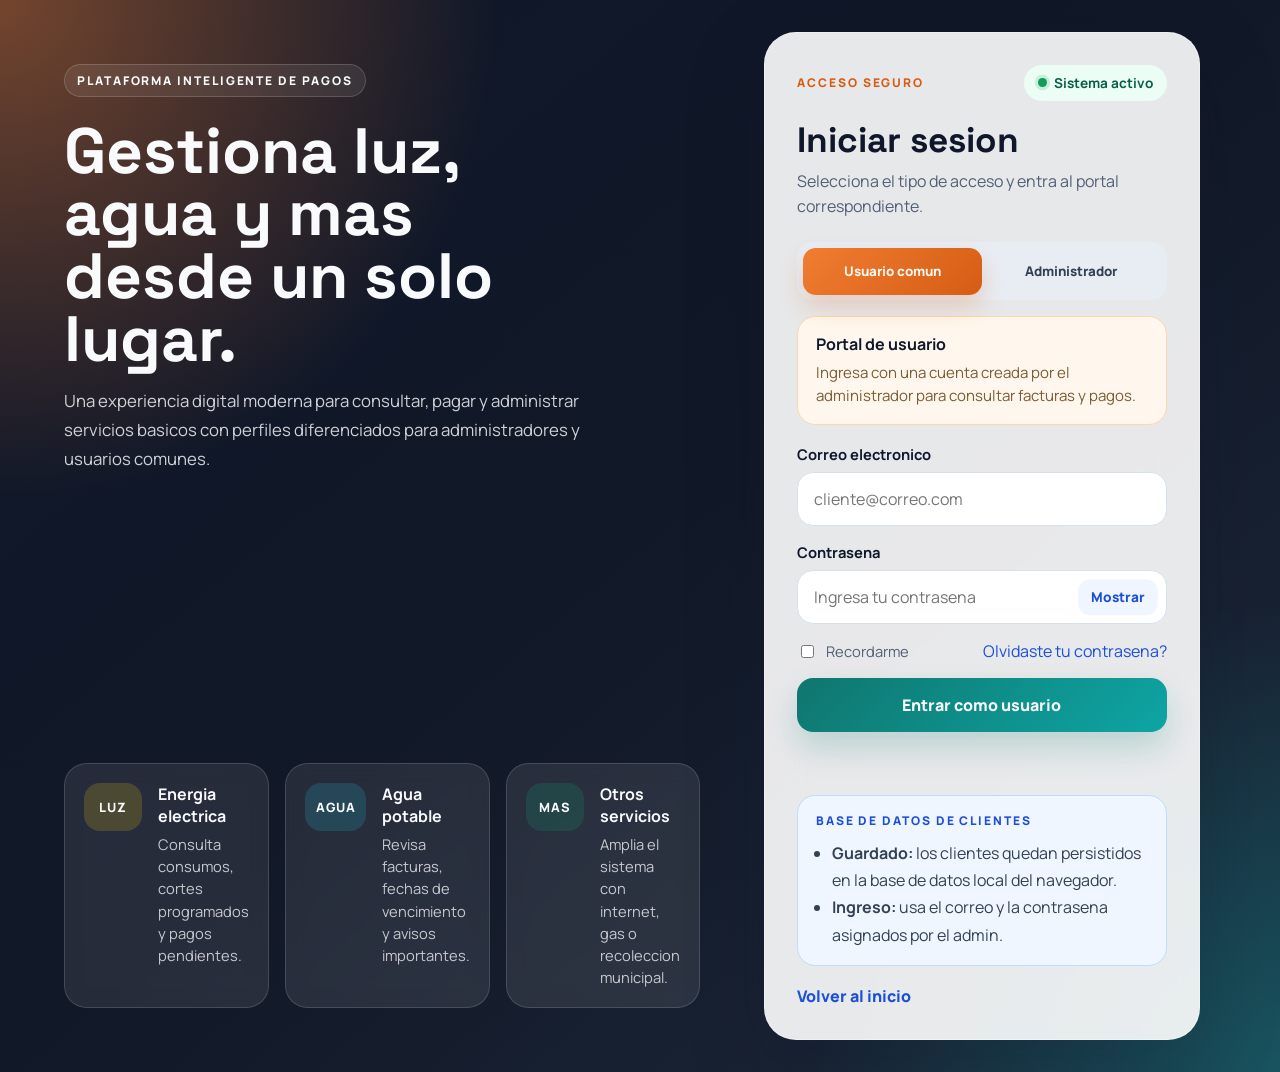
<file: login.html>
<!DOCTYPE html>
<html lang="es">
<head>
  <meta charset="UTF-8">
  <meta name="viewport" content="width=device-width, initial-scale=1.0">
  <title>ServiPagos | Inicio de sesion</title>
  <link rel="preconnect" href="https://fonts.googleapis.com">
  <link rel="preconnect" href="https://fonts.gstatic.com" crossorigin>
  <link href="https://fonts.googleapis.com/css2?family=Manrope:wght@400;500;700;800&family=Space+Grotesk:wght@500;700&display=swap" rel="stylesheet">
  <link rel="stylesheet" href="styles.css">
</head>
<body>
  <main class="login-shell">
    <section class="brand-panel">
      <div class="brand-copy">
        <span class="eyebrow">Plataforma inteligente de pagos</span>
        <h1>Gestiona luz, agua y mas desde un solo lugar.</h1>
        <p>
          Una experiencia digital moderna para consultar, pagar y administrar servicios basicos
          con perfiles diferenciados para administradores y usuarios comunes.
        </p>
      </div>

      <div class="service-grid">
        <article class="service-card accent-energy">
          <span class="service-icon">LUZ</span>
          <div>
            <h2>Energia electrica</h2>
            <p>Consulta consumos, cortes programados y pagos pendientes.</p>
          </div>
        </article>

        <article class="service-card accent-water">
          <span class="service-icon">AGUA</span>
          <div>
            <h2>Agua potable</h2>
            <p>Revisa facturas, fechas de vencimiento y avisos importantes.</p>
          </div>
        </article>

        <article class="service-card accent-connect">
          <span class="service-icon">MAS</span>
          <div>
            <h2>Otros servicios</h2>
            <p>Amplia el sistema con internet, gas o recoleccion municipal.</p>
          </div>
        </article>
      </div>
    </section>

    <section class="form-panel">
      <div class="glass-card">
        <div class="card-top">
          <p class="mini-title">Acceso seguro</p>
          <div class="status-pill">
            <span class="status-dot"></span>
            Sistema activo
          </div>
        </div>

        <h2>Iniciar sesion</h2>
        <p class="form-intro">Selecciona el tipo de acceso y entra al portal correspondiente.</p>

        <div class="role-switch" aria-label="Seleccionar rol">
          <button class="role-btn active" type="button" data-role="user">
            Usuario comun
          </button>
          <button class="role-btn" type="button" data-role="admin">
            Administrador
          </button>
        </div>

        <div class="role-info" id="roleInfo">
          <h3>Portal de usuario</h3>
          <p>Ingresa con una cuenta creada por el administrador para consultar facturas y pagos.</p>
        </div>

        <form id="loginForm" class="login-form" novalidate>
          <label class="field">
            <span>Correo electronico</span>
            <input
              id="email"
              name="email"
              type="email"
              placeholder="cliente@correo.com"
              autocomplete="email"
              required
            >
          </label>

          <label class="field">
            <span>Contrasena</span>
            <div class="password-wrap">
              <input
                id="password"
                name="password"
                type="password"
                placeholder="Ingresa tu contrasena"
                autocomplete="current-password"
                required
              >
              <button type="button" class="toggle-password" id="togglePassword" aria-label="Mostrar contrasena">
                Mostrar
              </button>
            </div>
          </label>

          <div class="form-row">
            <label class="checkbox">
              <input type="checkbox" name="remember">
              <span>Recordarme</span>
            </label>
            <button type="button" class="helper-link helper-button" id="recoveryToggle">Olvidaste tu contrasena?</button>
          </div>

          <button type="submit" class="submit-btn" id="submitBtn">
            Entrar al portal
          </button>

          <p class="feedback" id="feedback" aria-live="polite"></p>
        </form>

        <section class="recovery-panel hidden-panel" id="recoveryPanel" aria-live="polite">
          <div class="recovery-head">
            <div>
              <h3>Recuperar acceso del cliente</h3>
              <p>Valida tu cuenta con el correo y el codigo de suministro. Si tu perfil tiene documento, tambien se solicitara.</p>
            </div>
            <button type="button" class="recovery-close" id="recoveryClose" aria-label="Cerrar recuperacion">Cerrar</button>
          </div>

          <form id="recoveryForm" class="login-form recovery-form" novalidate>
            <label class="field">
              <span>Correo de la cuenta</span>
              <input
                id="recoveryEmail"
                name="recoveryEmail"
                type="email"
                placeholder="cliente@correo.com"
                autocomplete="email"
                required
              >
            </label>

            <label class="field">
              <span>Codigo de suministro</span>
              <input
                id="recoverySupplyCode"
                name="recoverySupplyCode"
                type="text"
                placeholder="SUM-123456"
                required
              >
            </label>

            <label class="field">
              <span>Documento del perfil</span>
              <input
                id="recoveryDocument"
                name="recoveryDocument"
                type="text"
                placeholder="Solo si tu cuenta ya lo tiene registrado"
              >
            </label>

            <label class="field">
              <span>Nueva contrasena</span>
              <input
                id="recoveryPassword"
                name="recoveryPassword"
                type="password"
                placeholder="Minimo 6 caracteres"
                required
              >
            </label>

            <label class="field">
              <span>Confirmar nueva contrasena</span>
              <input
                id="recoveryPasswordConfirm"
                name="recoveryPasswordConfirm"
                type="password"
                placeholder="Repite la nueva contrasena"
                required
              >
            </label>

            <button type="submit" class="submit-btn" id="recoverySubmitBtn">
              Actualizar contrasena
            </button>

            <p class="feedback" id="recoveryFeedback" aria-live="polite"></p>
          </form>
        </section>

        <div class="demo-box">
          <p id="demoTitle">Acceso de clientes</p>
          <ul id="demoList">
            <li><strong>Usuarios:</strong> los crea el admin desde su dashboard.</li>
            <li><strong>Ingreso:</strong> usa el correo y la contrasena asignados.</li>
          </ul>
        </div>

        <a class="back-home-link" href="index.html">Volver al inicio</a>
      </div>
    </section>
  </main>

  <script src="db.js"></script>
  <script src="script.js"></script>
</body>
</html>
</file>
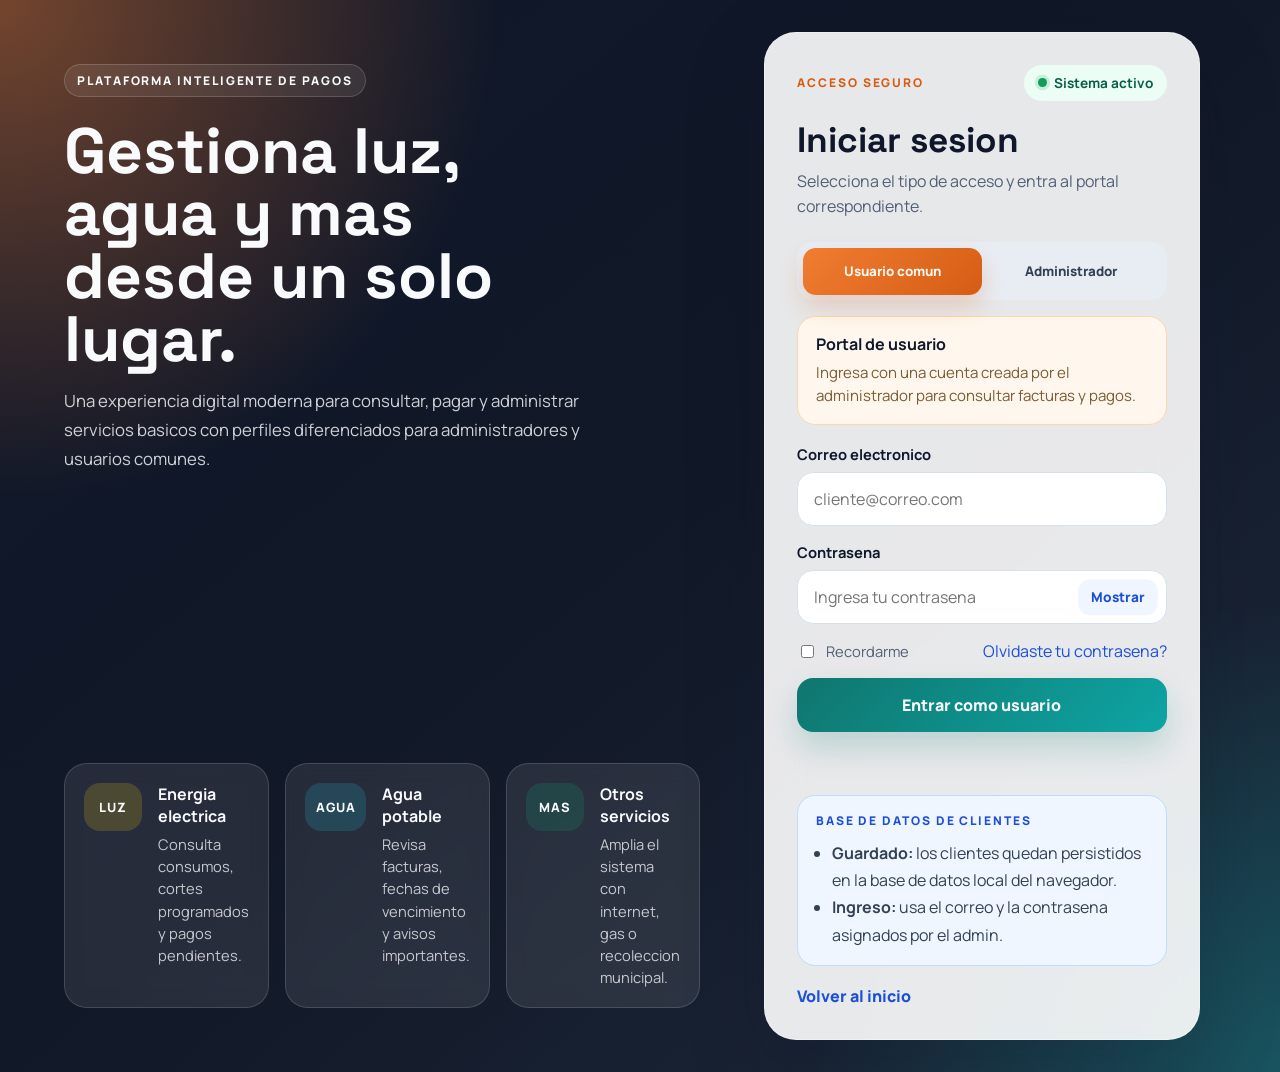
<file: perfil.html>
<!DOCTYPE html>
<html lang="es">
<head>
  <meta charset="UTF-8">
  <meta name="viewport" content="width=device-width, initial-scale=1.0">
  <title>ServiPagos | Perfil del cliente</title>
  <link rel="preconnect" href="https://fonts.googleapis.com">
  <link rel="preconnect" href="https://fonts.gstatic.com" crossorigin>
  <link href="https://fonts.googleapis.com/css2?family=Manrope:wght@400;500;700;800&family=Space+Grotesk:wght@500;700&display=swap" rel="stylesheet">
  <link rel="stylesheet" href="dashboard.css">
</head>
<body data-role="user" data-page="profile">
  <div class="dashboard-shell">
    <aside class="sidebar">
      <div class="brand-badge">
        <div class="brand-mark">SP</div>
        <div>
          <span>Panel cliente</span>
          <strong>ServiPagos</strong>
        </div>
      </div>

      <nav class="sidebar-nav">
        <a class="nav-link" href="user-dashboard.html">
          <span>Resumen general</span>
          <small>01</small>
        </a>
        <a class="nav-link" href="facturas.html">
          <span>Facturas y pagos</span>
          <small>02</small>
        </a>
        <a class="nav-link active" href="perfil.html">
          <span>Perfil del cliente</span>
          <small>03</small>
        </a>
        <a class="nav-link" href="#profile-security">
          <span>Seguridad</span>
          <small>04</small>
        </a>
      </nav>

      <div class="sidebar-card">
        <h3>Estado de cuenta</h3>
        <p data-user-account-status>El estado de tu perfil y tu cuenta aparecera aqui.</p>
      </div>

      <div class="sidebar-card">
        <h3>Servicios activos</h3>
        <ul data-services-list>
          <li>Tu servicio principal aparecera aqui.</li>
        </ul>
        <button class="logout-btn" type="button" data-logout>Cerrar sesion</button>
      </div>
    </aside>

    <main class="content">
      <header class="topbar">
        <div class="welcome-copy">
          <h1>Perfil de <span data-user-name>Cliente</span></h1>
          <p>Rol: <span data-role-label>Cliente</span> | Correo de acceso: <span data-user-email>cliente@correo.com</span></p>
        </div>

        <div class="topbar-actions">
          <a class="top-action nav-action" href="user-dashboard.html">Dashboard</a>
          <a class="top-action nav-action" href="facturas.html">Facturas</a>
          <div class="profile-chip">
            <div class="avatar" data-user-avatar data-user-initials>CL</div>
            <strong data-user-chip>Cliente activo</strong>
          </div>
        </div>
      </header>

      <section class="hero-card">
        <div class="hero-copy">
          <h2>Administra tu informacion personal y el acceso a tu cuenta.</h2>
          <p>
            Aqui puedes revisar tus datos de contacto, el estado de tu servicio principal,
            tu historial general y actualizar la informacion con la que ingresas al sistema.
          </p>
          <div class="hero-actions">
            <a class="primary-btn link-btn" href="#profileForm">Editar perfil</a>
            <a class="secondary-btn link-btn" href="#profile-security">Ver seguridad</a>
          </div>
        </div>

        <div class="hero-aside">
          <div class="signal-card">
            <span>Correo de acceso</span>
            <strong data-user-email>cliente@correo.com</strong>
          </div>
          <div class="signal-card">
            <span>Ultimo pago</span>
            <strong data-user-last-payment>$0.00</strong>
          </div>
          <div class="signal-card">
            <span>Miembro desde</span>
            <strong data-profile-member-since>Sin registro</strong>
          </div>
        </div>
      </section>

      <section class="section-block">
        <div class="section-head">
          <h2 class="section-title">Datos principales</h2>
          <a class="section-link" href="facturas.html">Ver facturas</a>
        </div>

        <div class="metrics-grid">
          <article class="metric-card">
            <div class="metric-top">
              <span>Servicio principal</span>
              <span class="status-tag status-blue" data-user-status>Activo</span>
            </div>
            <h3 data-user-service-label>Servicio</h3>
            <p>Servicio vinculado a tu cuenta</p>
          </article>

          <article class="metric-card">
            <div class="metric-top">
              <span>Suministro</span>
              <span class="status-tag status-green">Activo</span>
            </div>
            <h3 data-user-supply>000000</h3>
            <p>Codigo del servicio asignado</p>
          </article>

          <article class="metric-card">
            <div class="metric-top">
              <span>Proximo vencimiento</span>
              <span class="status-tag status-orange">Control</span>
            </div>
            <h3 data-user-due-date>Sin fecha</h3>
            <p>Fecha de control de la factura actual</p>
          </article>

          <article class="metric-card">
            <div class="metric-top">
              <span>Pagos registrados</span>
              <span class="status-tag status-blue">Historial</span>
            </div>
            <h3 data-user-payments>0</h3>
            <p>Total de pagos procesados en la cuenta</p>
          </article>
        </div>
      </section>

      <section class="section-block invoice-grid">
        <article class="panel-card">
          <h3>Resumen del perfil</h3>
          <p>Informacion actual del cliente registrada dentro del sistema.</p>

          <div class="profile-identity-card">
            <div class="profile-avatar-large" data-profile-photo-preview data-user-initials>CL</div>
            <div>
              <strong data-user-name>Cliente</strong>
              <p data-user-email>cliente@correo.com</p>
            </div>
          </div>

          <div class="invoice-summary">
            <div class="summary-row">
              <span>Nombre completo</span>
              <strong data-user-name>Cliente</strong>
            </div>
            <div class="summary-row">
              <span>Documento</span>
              <strong data-profile-document>Sin registrar</strong>
            </div>
            <div class="summary-row">
              <span>Telefono</span>
              <strong data-profile-phone>Sin registrar</strong>
            </div>
            <div class="summary-row">
              <span>Ciudad</span>
              <strong data-profile-city>Sin registrar</strong>
            </div>
            <div class="summary-row">
              <span>Direccion</span>
              <strong data-profile-address>Sin registrar</strong>
            </div>
            <div class="summary-row">
              <span>Saldo actual</span>
              <strong data-user-total-due>$0.00</strong>
            </div>
          </div>
        </article>

        <article class="panel-card">
          <h3>Evolucion de pagos</h3>
          <p>La grafica resume los pagos registrados en tu cuenta durante el semestre.</p>

          <div class="chart-box">
            <strong data-user-chart-title>Sin pagos registrados todavia</strong>
            <div class="bars" data-user-chart-bars>
              <div class="bar" style="height: 12%;"><span>$0</span><small>Ene</small></div>
              <div class="bar" style="height: 12%;"><span>$0</span><small>Feb</small></div>
              <div class="bar" style="height: 12%;"><span>$0</span><small>Mar</small></div>
              <div class="bar" style="height: 12%;"><span>$0</span><small>Abr</small></div>
              <div class="bar" style="height: 12%;"><span>$0</span><small>May</small></div>
              <div class="bar" style="height: 12%;"><span>$0</span><small>Jun</small></div>
            </div>
          </div>
        </article>
      </section>

      <section class="section-block dashboard-grid">
        <article class="panel-card">
          <h3>Editar perfil</h3>
          <p>Actualiza tus datos de contacto. Si escribes una nueva contrasena, sera la nueva clave de acceso.</p>

          <form class="admin-form" id="profileForm" novalidate>
            <div class="form-grid">
              <label class="inline-field">
                <span>Nombre completo</span>
                <input id="profileName" name="profileName" type="text" placeholder="Kevin Lopez" required>
              </label>

              <label class="inline-field">
                <span>Correo electronico</span>
                <input id="profileEmail" name="profileEmail" type="email" placeholder="cliente@correo.com" required>
              </label>

              <label class="inline-field">
                <span>Telefono</span>
                <input id="profilePhone" name="profilePhone" type="text" placeholder="0991234567">
              </label>

              <label class="inline-field">
                <span>Documento</span>
                <input id="profileDocument" name="profileDocument" type="text" placeholder="1723456789">
              </label>

              <label class="inline-field">
                <span>Ciudad</span>
                <input id="profileCity" name="profileCity" type="text" placeholder="Guayaquil">
              </label>

              <label class="inline-field">
                <span>Nueva contrasena</span>
                <input id="profilePassword" name="profilePassword" type="password" placeholder="Deja vacio para conservar la actual">
              </label>

              <label class="inline-field full-span">
                <span>Foto de perfil</span>
                <input id="profilePhoto" name="profilePhoto" type="file" accept="image/*">
              </label>

              <label class="inline-field full-span">
                <span>Direccion</span>
                <textarea id="profileAddress" name="profileAddress" rows="4" placeholder="Av. principal y calle secundaria"></textarea>
              </label>
            </div>

            <div class="profile-photo-editor">
              <div class="profile-avatar-large" data-profile-photo-preview data-user-initials>CL</div>
              <div class="profile-photo-copy">
                <strong>Vista previa de tu foto</strong>
                <p>Sube una imagen para personalizar tu cuenta. Se guardara solo en este navegador y en este equipo.</p>
                <button class="ghost-btn compact-btn" id="removeProfilePhotoBtn" type="button">Quitar foto actual</button>
              </div>
            </div>

            <div class="payment-tip-card">
              <strong>Recomendacion de seguridad</strong>
              <p>Si cambias el correo o la contrasena, esos seran los nuevos datos para iniciar sesion la proxima vez.</p>
            </div>

            <div class="form-actions">
              <button class="primary-btn admin-submit" id="profileSubmitBtn" type="submit">Guardar cambios</button>
            </div>
            <p class="admin-feedback" id="profileFeedback" aria-live="polite"></p>
          </form>
        </article>

        <article class="panel-card" id="profile-security">
          <h3>Seguridad y cuenta</h3>
          <p>Estado general del acceso, la cuenta y la operacion de pagos.</p>

          <div class="invoice-summary">
            <div class="summary-row">
              <span>Rol del usuario</span>
              <strong data-role-label>Cliente</strong>
            </div>
            <div class="summary-row">
              <span>Estado de seguridad</span>
              <strong data-profile-security-state>Protegida con contrasena</strong>
            </div>
            <div class="summary-row">
              <span>Saldo pendiente</span>
              <strong data-user-total-due>$0.00</strong>
            </div>
            <div class="summary-row">
              <span>Ultima actualizacion</span>
              <strong data-profile-updated>Sin cambios</strong>
            </div>
            <div class="summary-row">
              <span>Ultimo pago registrado</span>
              <strong data-profile-last-payment-date>Sin pagos</strong>
            </div>
            <div class="summary-row">
              <span>Total abonado</span>
              <strong data-profile-total-history>$0.00</strong>
            </div>
          </div>

          <div class="payment-tip-card">
            <strong>Estado del servicio</strong>
            <p data-profile-reminder>Tu recordatorio de servicio aparecera aqui.</p>
          </div>
        </article>
      </section>
    </main>
  </div>

  <script src="db.js"></script>
  <script src="dashboard.js"></script>
</body>
</html>
</file>
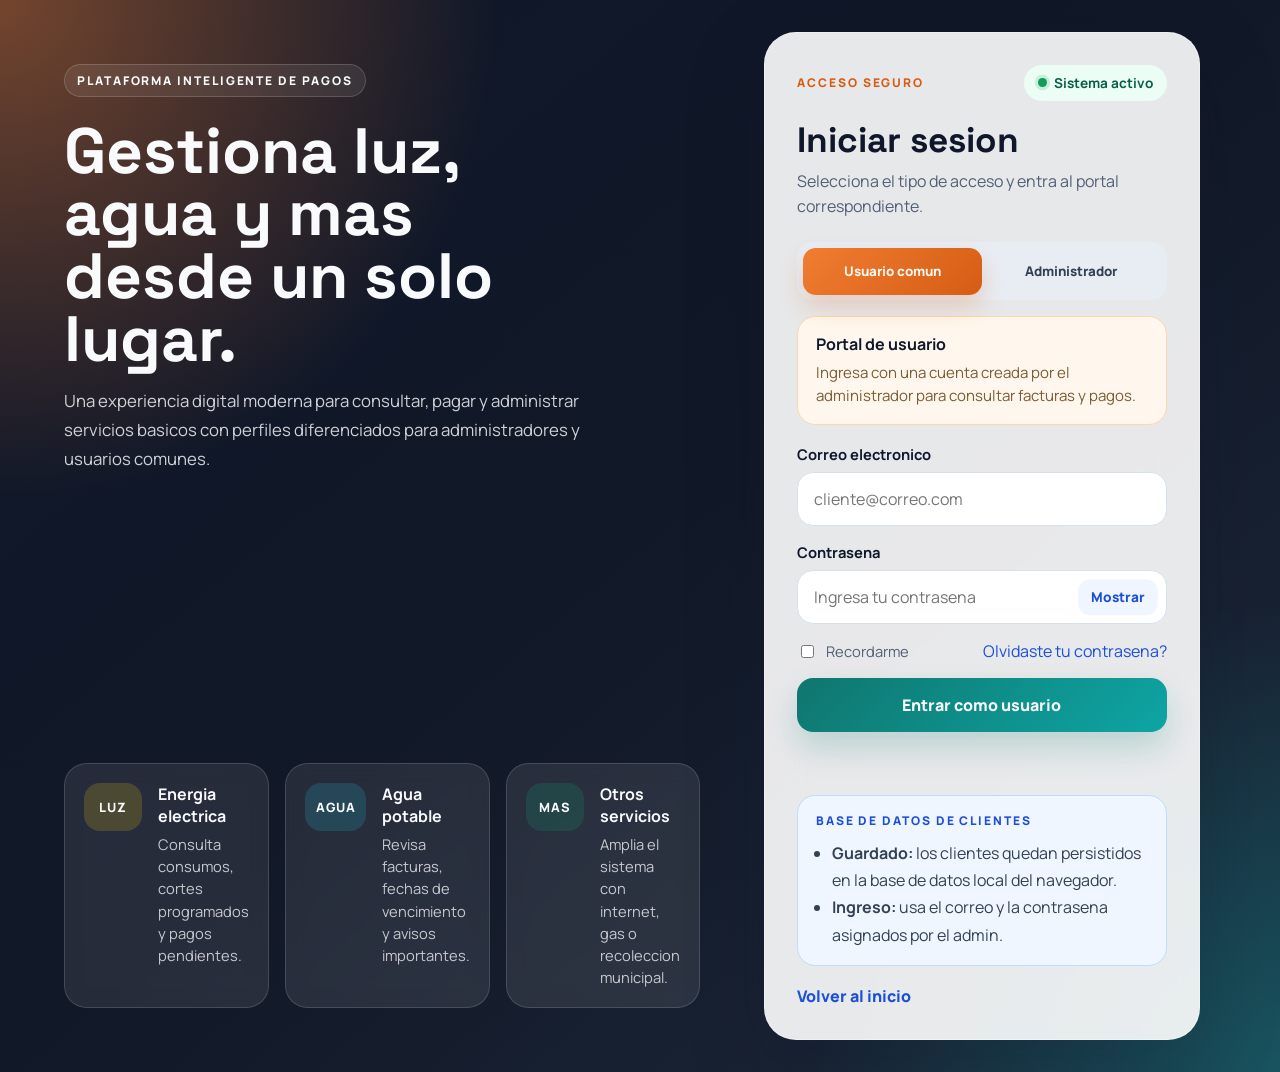
<file: user-dashboard.html>
<!DOCTYPE html>
<html lang="es">
<head>
  <meta charset="UTF-8">
  <meta name="viewport" content="width=device-width, initial-scale=1.0">
  <title>ServiPagos | Dashboard cliente</title>
  <link rel="preconnect" href="https://fonts.googleapis.com">
  <link rel="preconnect" href="https://fonts.gstatic.com" crossorigin>
  <link href="https://fonts.googleapis.com/css2?family=Manrope:wght@400;500;700;800&family=Space+Grotesk:wght@500;700&display=swap" rel="stylesheet">
  <link rel="stylesheet" href="dashboard.css">
</head>
<body data-role="user">
  <div class="dashboard-shell">
    <aside class="sidebar">
      <div class="brand-badge">
        <div class="brand-mark">SP</div>
        <div>
          <span>Panel cliente</span>
          <strong>ServiPagos</strong>
        </div>
      </div>

      <nav class="sidebar-nav">
        <a class="nav-link active" href="user-dashboard.html">
          <span>Resumen general</span>
          <small>01</small>
        </a>
        <a class="nav-link" href="facturas.html">
          <span>Facturas y pagos</span>
          <small>02</small>
        </a>
        <a class="nav-link" href="perfil.html">
          <span>Perfil del cliente</span>
          <small>03</small>
        </a>
        <a class="nav-link" href="#user-notifications">
          <span>Notificaciones</span>
          <small>04</small>
        </a>
      </nav>

      <div class="sidebar-card">
        <h3>Estado de cuenta</h3>
        <p data-user-account-status>Tu estado de cuenta actualizado aparecera aqui.</p>
      </div>

      <div class="sidebar-card">
        <h3>Servicios activos</h3>
        <ul data-services-list>
          <li>Tu servicio principal aparecera aqui.</li>
        </ul>
        <button class="logout-btn" type="button" data-logout>Cerrar sesion</button>
      </div>
    </aside>

    <main class="content">
      <header class="topbar">
        <div class="welcome-copy">
          <h1>Hola, <span data-user-name>Cliente</span></h1>
          <p>Rol: <span data-role-label>Cliente</span> | Correo: <span data-user-email>cliente@correo.com</span></p>
        </div>

        <div class="topbar-actions">
          <div class="search-pill">Buscar factura, numero de suministro o servicio</div>
          <button class="top-action" type="button" data-open-payment>Pago rapido</button>
          <a class="top-action nav-action" href="perfil.html">Mi perfil</a>
          <div class="profile-chip">
            <div class="avatar" data-user-avatar data-user-initials>CL</div>
            <strong data-user-chip>Cliente activo</strong>
          </div>
        </div>
      </header>

      <section class="hero-card">
        <div class="hero-copy">
          <h2>Controla todos tus servicios basicos desde un mismo lugar.</h2>
          <p>
            Revisa montos pendientes, fechas de vencimiento, historial de transacciones
            y alertas importantes antes de realizar tus pagos.
          </p>
          <div class="hero-actions">
            <button class="primary-btn" type="button" data-open-payment>Pagar servicios</button>
            <button class="secondary-btn" type="button" data-demo-action="alert">Ver alertas</button>
          </div>
        </div>

        <div class="hero-aside">
          <div class="signal-card">
            <span>Deuda total del mes</span>
            <strong data-user-total-due>$0.00</strong>
          </div>
          <div class="signal-card">
            <span>Pagos completados</span>
            <strong data-user-payments>0</strong>
          </div>
          <div class="signal-card">
            <span>Descuento disponible</span>
            <strong data-user-discount>0%</strong>
          </div>
        </div>
      </section>

      <section class="section-block">
        <div class="section-head">
          <h2 class="section-title">Indicadores del cliente</h2>
          <a class="section-link" href="facturas.html">Ver detalle</a>
        </div>

        <div class="metrics-grid">
          <article class="metric-card">
            <div class="metric-top">
              <span data-user-service-label>Servicio principal</span>
              <span class="status-tag status-orange" data-user-status>Activo</span>
            </div>
            <h3 data-user-main-amount>$0.00</h3>
            <p data-user-due-date>Vencimiento pendiente de definir</p>
          </article>

          <article class="metric-card">
            <div class="metric-top">
              <span>Contrato</span>
              <span class="status-tag status-blue">En revision</span>
            </div>
            <h3 data-user-supply>000000</h3>
            <p>Codigo asignado por el administrador</p>
          </article>

          <article class="metric-card">
            <div class="metric-top">
              <span>Ultimo pago</span>
              <span class="status-tag status-green">Aprobado</span>
            </div>
            <h3 data-user-last-payment>$0.00</h3>
            <p>Ultimo valor registrado en la cuenta</p>
          </article>

          <article class="metric-card">
            <div class="metric-top">
              <span>Alertas nuevas</span>
              <span class="status-tag status-red" data-user-alert-badge>Activas</span>
            </div>
            <h3 data-user-alerts>01</h3>
            <p>Alertas generadas segun tu estado</p>
          </article>
        </div>
      </section>

      <section class="section-block dashboard-grid" id="payment-panel">
        <article class="panel-card">
          <h3>Pagos pendientes</h3>
          <p>Servicios que puedes pagar ahora mismo desde tu cuenta.</p>

          <div class="payment-list" data-user-payment-list>
            <div class="empty-state">Tu servicio y pago pendiente apareceran aqui.</div>
          </div>
        </article>

        <article class="panel-card">
          <h3>Pago con tarjeta ficticia</h3>
          <p>Simula un pago seguro con tarjeta. Puedes usar numeros ficticios para probar el flujo.</p>

          <form class="payment-form" id="paymentForm" novalidate>
            <div class="payment-form-grid">
              <label class="inline-field">
                <span>Titular de la tarjeta</span>
                <input id="cardHolder" name="cardHolder" type="text" placeholder="Carlos Mendoza" required>
              </label>

              <label class="inline-field">
                <span>Numero de tarjeta</span>
                <input id="cardNumber" name="cardNumber" type="text" inputmode="numeric" maxlength="19" placeholder="4242 4242 4242 4242" required>
              </label>

              <label class="inline-field">
                <span>Expiracion</span>
                <input id="cardExpiry" name="cardExpiry" type="text" inputmode="numeric" maxlength="5" placeholder="12/29" required>
              </label>

              <label class="inline-field">
                <span>CVV</span>
                <input id="cardCvv" name="cardCvv" type="text" inputmode="numeric" maxlength="4" placeholder="123" required>
              </label>

              <label class="inline-field">
                <span>Monto a pagar</span>
                <input id="paymentAmount" name="paymentAmount" type="number" min="1" step="0.01" placeholder="25.00" required>
              </label>

              <div class="payment-tip-card">
                <strong>Tarjeta demo</strong>
                <p>Usa un numero ficticio como `4242 4242 4242 4242` para simular pagos.</p>
              </div>
            </div>

            <div class="form-actions">
              <button class="primary-btn admin-submit" id="paymentSubmitBtn" type="submit">Procesar pago</button>
            </div>
            <p class="admin-feedback" id="paymentFeedback" aria-live="polite"></p>
          </form>
        </article>
      </section>

      <section class="section-block dashboard-grid">
        <article class="panel-card">
          <h3>Actividad reciente</h3>
          <p>Movimientos y notificaciones de tu cuenta.</p>

          <div class="activity-list" data-user-activity-list>
            <div class="activity-item">
              <div class="icon-pill icon-admin">OK</div>
              <div>
                <strong>Acceso correcto</strong>
                <p>Tu cuenta fue validada con las credenciales asignadas por el administrador.</p>
              </div>
              <span class="status-tag status-green">Hoy</span>
            </div>

            <div class="activity-item">
              <div class="icon-pill icon-water">AV</div>
              <div>
                <strong>Servicio vinculado</strong>
                <p>El servicio principal registrado en tu cuenta aparece en este panel.</p>
              </div>
              <span class="status-tag status-blue">Activo</span>
            </div>

            <div class="activity-item">
              <div class="icon-pill icon-energy">AL</div>
              <div>
                <strong>Recordatorio enviado</strong>
                <p data-user-reminder>Tu proximo vencimiento aparecera aqui.</p>
              </div>
              <span class="status-tag status-orange">Pendiente</span>
            </div>
          </div>
        </article>

        <article class="panel-card" id="user-notifications">
          <div class="section-head">
            <div>
              <h3>Notificaciones automaticas</h3>
              <p data-user-notification-summary>Tus notificaciones automaticas apareceran aqui.</p>
            </div>
            <button class="ghost-btn compact-btn" type="button" data-reset-user-notifications>Restaurar</button>
          </div>

          <div class="notice-list" data-user-notifications-list>
            <div class="empty-state">No hay notificaciones nuevas para tu cuenta.</div>
          </div>
        </article>
      </section>

      <section class="section-block dashboard-grid" id="payment-history">
        <article class="panel-card">
          <h3>Historial de pagos del semestre</h3>
          <p>La grafica se actualiza automaticamente segun los pagos que vayas realizando.</p>

          <div class="chart-box">
            <strong data-user-chart-title>Sin pagos registrados todavia</strong>
            <div class="bars" data-user-chart-bars>
              <div class="bar" style="height: 12%;"><span>$0</span><small>Ene</small></div>
              <div class="bar" style="height: 12%;"><span>$0</span><small>Feb</small></div>
              <div class="bar" style="height: 12%;"><span>$0</span><small>Mar</small></div>
              <div class="bar" style="height: 12%;"><span>$0</span><small>Abr</small></div>
              <div class="bar" style="height: 12%;"><span>$0</span><small>May</small></div>
              <div class="bar" style="height: 12%;"><span>$0</span><small>Jun</small></div>
            </div>
          </div>
        </article>

        <article class="panel-card">
          <h3>Ultimos pagos realizados</h3>
          <p>Revisa los movimientos recientes procesados con tu tarjeta ficticia.</p>

          <div class="notice-list" data-user-history-list>
            <div class="empty-state">Tus pagos procesados apareceran aqui.</div>
          </div>
        </article>
      </section>
    </main>
  </div>

  <script src="db.js"></script>
  <script src="dashboard.js"></script>
</body>
</html>
</file>
<file: landing.css>
:root {
  --navy-950: #07111f;
  --navy-900: #0c1a2f;
  --navy-800: #132744;
  --slate-700: #314157;
  --slate-500: #627086;
  --slate-200: #dbe5ef;
  --white: #ffffff;
  --sand: #f6efe5;
  --orange-500: #ef7d32;
  --orange-600: #d85d14;
  --teal-500: #0ea5a4;
  --sky-500: #0ea5e9;
  --shadow-lg: 0 28px 80px rgba(7, 17, 31, 0.18);
  --shadow-md: 0 18px 40px rgba(15, 23, 42, 0.1);
}

* {
  box-sizing: border-box;
}

html {
  scroll-behavior: smooth;
}

body {
  margin: 0;
  font-family: "Manrope", sans-serif;
  color: var(--navy-900);
  background:
    radial-gradient(circle at top left, rgba(239, 125, 50, 0.18), transparent 22%),
    radial-gradient(circle at top right, rgba(14, 165, 164, 0.16), transparent 24%),
    linear-gradient(180deg, #fffaf4 0%, #f8fafc 45%, #edf3f8 100%);
}

a {
  color: inherit;
  text-decoration: none;
}

.site-header {
  position: sticky;
  top: 0;
  z-index: 10;
  display: flex;
  align-items: center;
  justify-content: space-between;
  gap: 1rem;
  padding: 1rem 2rem;
  background: rgba(255, 250, 244, 0.78);
  border-bottom: 1px solid rgba(219, 229, 239, 0.8);
  backdrop-filter: blur(16px);
}

.brand {
  display: inline-flex;
  align-items: center;
  gap: 0.75rem;
}

.brand-mark {
  display: grid;
  place-items: center;
  width: 2.7rem;
  height: 2.7rem;
  border-radius: 0.95rem;
  background: linear-gradient(135deg, var(--orange-500), var(--orange-600));
  color: #fff7ed;
  font-family: "Space Grotesk", sans-serif;
  font-weight: 700;
}

.brand-copy {
  display: grid;
}

.brand-copy strong,
.section-head h2,
.hero-copy h1,
.feature-card h3,
.benefit-panel h3,
.role-card h3,
.timeline-step h3,
.cta-card h2 {
  font-family: "Space Grotesk", sans-serif;
}

.brand-copy strong {
  font-size: 1rem;
}

.brand-copy small {
  color: var(--slate-500);
}

.top-nav,
.header-actions,
.hero-actions,
.cta-actions {
  display: flex;
  align-items: center;
  gap: 0.9rem;
  flex-wrap: wrap;
}

.top-nav a {
  color: var(--slate-700);
  font-weight: 700;
}

.ghost-link,
.primary-link,
.inline-link {
  display: inline-flex;
  align-items: center;
  justify-content: center;
  font-weight: 800;
}

.ghost-link,
.primary-link {
  padding: 0.85rem 1.1rem;
  border-radius: 999px;
}

.ghost-link {
  border: 1px solid rgba(49, 65, 87, 0.12);
  background: rgba(255, 255, 255, 0.7);
}

.primary-link {
  background: linear-gradient(135deg, var(--orange-500), var(--orange-600));
  color: #fff7ed;
  box-shadow: 0 16px 32px rgba(216, 93, 20, 0.2);
}

.large-link {
  padding: 1rem 1.25rem;
}

.light-ghost {
  background: rgba(255, 255, 255, 0.1);
  border-color: rgba(255, 255, 255, 0.16);
  color: var(--white);
}

.hero-section,
.feature-section,
.benefit-section,
.role-section,
.process-section,
.faq-section,
.cta-section {
  padding: 2rem;
}

.hero-section {
  display: grid;
  grid-template-columns: 1.1fr 0.9fr;
  gap: 2rem;
  align-items: center;
  min-height: calc(100vh - 84px);
}

.eyebrow {
  display: inline-block;
  padding: 0.45rem 0.75rem;
  border-radius: 999px;
  letter-spacing: 0.16em;
  text-transform: uppercase;
  font-size: 0.74rem;
  font-weight: 800;
  background: rgba(12, 26, 47, 0.08);
  color: var(--orange-600);
}

.dark-eyebrow {
  background: #fff4e8;
}

.hero-copy h1 {
  margin: 1.3rem 0 1rem;
  font-size: clamp(2.8rem, 5vw, 5.8rem);
  line-height: 0.95;
  max-width: 11ch;
}

.hero-copy p {
  max-width: 42rem;
  font-size: 1.05rem;
  line-height: 1.75;
  color: var(--slate-500);
}

.hero-stats {
  display: grid;
  grid-template-columns: repeat(3, 1fr);
  gap: 1rem;
  margin-top: 1.6rem;
}

.hero-stats article,
.feature-card,
.benefit-panel,
.role-card,
.timeline-step,
.floating-card,
.preview-box {
  box-shadow: var(--shadow-md);
}

.hero-stats article {
  padding: 1.1rem;
  border-radius: 1.3rem;
  background: rgba(255, 255, 255, 0.82);
  border: 1px solid rgba(219, 229, 239, 0.8);
}

.hero-stats strong {
  display: block;
  font-size: 1.7rem;
}

.hero-stats span {
  color: var(--slate-500);
  line-height: 1.5;
}

.hero-panel {
  position: relative;
  padding: 2rem 1rem;
}

.dashboard-preview {
  padding: 1.1rem;
  border-radius: 1.9rem;
  background:
    radial-gradient(circle at top right, rgba(14, 165, 164, 0.18), transparent 28%),
    linear-gradient(145deg, var(--navy-950), var(--navy-900));
  color: var(--white);
  box-shadow: var(--shadow-lg);
}

.preview-topbar {
  display: flex;
  gap: 0.4rem;
  margin-bottom: 1rem;
}

.preview-dot {
  width: 0.75rem;
  height: 0.75rem;
  border-radius: 50%;
  background: rgba(255, 255, 255, 0.28);
}

.preview-grid {
  display: grid;
  grid-template-columns: repeat(2, 1fr);
  gap: 0.9rem;
}

.preview-box,
.floating-card {
  padding: 1rem;
  border-radius: 1.3rem;
}

.preview-box {
  background: rgba(255, 255, 255, 0.08);
  border: 1px solid rgba(255, 255, 255, 0.08);
}

.preview-box span,
.floating-card p,
.benefit-panel ul,
.role-card p,
.timeline-step p,
.feature-card p {
  color: var(--slate-500);
}

.preview-box strong {
  display: block;
  margin-top: 0.35rem;
  font-size: 1.7rem;
  color: var(--white);
}

.accent-orange {
  background: rgba(239, 125, 50, 0.12);
}

.accent-teal {
  background: rgba(14, 165, 164, 0.12);
}

.accent-blue {
  background: rgba(14, 165, 233, 0.12);
}

.accent-slate {
  background: rgba(255, 255, 255, 0.08);
}

.floating-card {
  position: absolute;
  max-width: 18rem;
  background: rgba(255, 255, 255, 0.88);
  border: 1px solid rgba(219, 229, 239, 0.8);
}

.top-card {
  top: 0;
  right: 0;
}

.bottom-card {
  bottom: 0;
  left: 0;
}

.card-label,
.role-title {
  letter-spacing: 0.12em;
  text-transform: uppercase;
  font-size: 0.75rem;
  font-weight: 800;
  color: var(--orange-600);
}

.floating-card strong {
  display: block;
  margin: 0.45rem 0;
  font-size: 1.5rem;
}

.section-head {
  max-width: 48rem;
  margin-bottom: 1.2rem;
}

.section-head h2 {
  margin: 1rem 0 0;
  font-size: clamp(2rem, 3vw, 3.2rem);
  line-height: 1.05;
}

.feature-grid,
.role-grid,
.timeline,
.faq-grid {
  display: grid;
  gap: 1rem;
}

.feature-grid {
  grid-template-columns: repeat(3, 1fr);
}

.feature-card,
.benefit-panel,
.role-card,
.timeline-step,
.faq-card {
  padding: 1.3rem;
  border-radius: 1.5rem;
  background: rgba(255, 255, 255, 0.84);
  border: 1px solid rgba(219, 229, 239, 0.8);
}

.feature-icon {
  display: inline-grid;
  place-items: center;
  min-width: 3.8rem;
  height: 3rem;
  padding: 0 0.7rem;
  border-radius: 1rem;
  background: #fff3e6;
  color: var(--orange-600);
  font-size: 0.82rem;
  font-weight: 800;
  letter-spacing: 0.08em;
}

.benefit-layout {
  display: grid;
  grid-template-columns: repeat(2, 1fr);
  gap: 1rem;
}

.benefit-panel ul {
  margin: 1rem 0 0;
  padding-left: 1.15rem;
  line-height: 1.8;
}

.inverse-panel {
  background:
    radial-gradient(circle at top right, rgba(14, 165, 164, 0.12), transparent 24%),
    linear-gradient(145deg, #fff7ef, #ffffff);
}

.role-grid {
  grid-template-columns: repeat(2, 1fr);
}

.highlight-role {
  background:
    radial-gradient(circle at top right, rgba(239, 125, 50, 0.14), transparent 24%),
    linear-gradient(145deg, #fff7ef, #ffffff);
}

.inline-link {
  margin-top: 1rem;
  color: var(--sky-500);
}

.timeline {
  grid-template-columns: repeat(4, 1fr);
}

.faq-grid {
  grid-template-columns: repeat(2, 1fr);
}

.faq-card h3 {
  margin: 0 0 0.7rem;
  font-family: "Space Grotesk", sans-serif;
  font-size: 1.1rem;
}

.faq-card p {
  margin: 0;
  color: var(--slate-500);
  line-height: 1.75;
}

.timeline-step span {
  display: inline-grid;
  place-items: center;
  width: 2.6rem;
  height: 2.6rem;
  border-radius: 50%;
  background: linear-gradient(135deg, var(--orange-500), var(--orange-600));
  color: #fff7ed;
  font-weight: 800;
}

.cta-card {
  display: flex;
  align-items: center;
  justify-content: space-between;
  gap: 1rem;
  padding: 1.8rem;
  border-radius: 2rem;
  background:
    radial-gradient(circle at top right, rgba(14, 165, 164, 0.18), transparent 24%),
    linear-gradient(145deg, var(--navy-950), var(--navy-900));
  color: var(--white);
  box-shadow: var(--shadow-lg);
}

.cta-card p {
  color: rgba(255, 255, 255, 0.72);
}

.site-footer {
  padding: 0 2rem 2rem;
}

.footer-card {
  padding: 1.4rem;
  border-radius: 1.6rem;
  background: rgba(255, 255, 255, 0.85);
  border: 1px solid rgba(219, 229, 239, 0.8);
  box-shadow: var(--shadow-md);
  text-align: center;
}

.footer-card strong {
  display: block;
  font-family: "Space Grotesk", sans-serif;
  font-size: 1.1rem;
}

.footer-card p {
  margin: 0.45rem 0;
  color: var(--slate-500);
}

.footer-card span {
  font-weight: 800;
  color: var(--orange-600);
}

@media (max-width: 1100px) {
  .hero-section,
  .feature-grid,
  .benefit-layout,
  .role-grid,
  .timeline,
  .faq-grid {
    grid-template-columns: 1fr;
  }

  .hero-stats {
    grid-template-columns: 1fr;
  }

  .hero-panel {
    padding: 1rem 0;
  }

  .floating-card {
    position: static;
    max-width: none;
    margin-bottom: 1rem;
  }
}

@media (max-width: 780px) {
  .site-header,
  .hero-section,
  .feature-section,
  .benefit-section,
  .role-section,
  .process-section,
  .faq-section,
  .cta-section {
    padding: 1rem;
  }

  .site-footer {
    padding: 0 1rem 1rem;
  }

  .site-header,
  .cta-card {
    flex-direction: column;
    align-items: flex-start;
  }

  .top-nav,
  .header-actions,
  .hero-actions,
  .cta-actions {
    width: 100%;
  }

  .ghost-link,
  .primary-link {
    width: 100%;
  }

  .preview-grid {
    grid-template-columns: 1fr;
  }
}
</file>
<file: dashboard.css>
:root {
  --navy-950: #08111f;
  --navy-900: #0f172a;
  --navy-800: #172554;
  --slate-700: #334155;
  --slate-500: #64748b;
  --slate-300: #cbd5e1;
  --slate-100: #f1f5f9;
  --white: #ffffff;
  --orange-500: #f97316;
  --orange-600: #ea580c;
  --teal-500: #14b8a6;
  --teal-600: #0f766e;
  --sky-500: #0ea5e9;
  --green-500: #16a34a;
  --amber-500: #f59e0b;
  --red-500: #dc2626;
  --shadow-lg: 0 28px 80px rgba(8, 17, 31, 0.18);
  --shadow-md: 0 18px 40px rgba(15, 23, 42, 0.1);
}

* {
  box-sizing: border-box;
}

body {
  margin: 0;
  min-height: 100vh;
  font-family: "Manrope", sans-serif;
  color: var(--navy-900);
  background:
    radial-gradient(circle at top left, rgba(249, 115, 22, 0.16), transparent 22%),
    radial-gradient(circle at top right, rgba(20, 184, 166, 0.14), transparent 25%),
    linear-gradient(180deg, #fff8f1 0%, #f8fafc 30%, #eef4f9 100%);
}

.dashboard-shell {
  min-height: 100vh;
  display: grid;
  grid-template-columns: 300px 1fr;
}

.sidebar {
  padding: 1.75rem;
  background:
    radial-gradient(circle at top left, rgba(249, 115, 22, 0.16), transparent 20%),
    linear-gradient(180deg, var(--navy-950), var(--navy-900) 55%, #13233b);
  color: var(--white);
}

.brand-badge {
  display: inline-flex;
  align-items: center;
  gap: 0.7rem;
  margin-bottom: 2rem;
}

.brand-mark {
  display: grid;
  place-items: center;
  width: 2.7rem;
  height: 2.7rem;
  border-radius: 0.95rem;
  background: linear-gradient(135deg, var(--orange-500), #fb923c);
  color: #fff7ed;
  font-family: "Space Grotesk", sans-serif;
  font-weight: 700;
}

.brand-badge strong,
.sidebar-card h3,
.panel-card h3,
.section-title,
.welcome-copy h1,
.hero-copy h2 {
  font-family: "Space Grotesk", sans-serif;
}

.brand-badge span {
  display: block;
  font-size: 0.85rem;
  color: rgba(255, 255, 255, 0.72);
}

.brand-badge strong {
  display: block;
  font-size: 1.1rem;
}

.sidebar-nav {
  display: grid;
  gap: 0.7rem;
  margin-bottom: 1.6rem;
}

.nav-link {
  display: flex;
  align-items: center;
  justify-content: space-between;
  gap: 1rem;
  padding: 0.95rem 1rem;
  border-radius: 1rem;
  color: rgba(255, 255, 255, 0.84);
  text-decoration: none;
  background: rgba(255, 255, 255, 0.05);
  border: 1px solid rgba(255, 255, 255, 0.08);
  transition: transform 180ms ease, background 180ms ease, border-color 180ms ease;
}

.nav-link:hover,
.nav-link.active {
  transform: translateX(3px);
  background: rgba(255, 255, 255, 0.1);
  border-color: rgba(255, 255, 255, 0.16);
}

.nav-link small {
  color: rgba(255, 255, 255, 0.6);
}

.sidebar-card {
  margin-top: 1.4rem;
  padding: 1.2rem;
  border-radius: 1.4rem;
  background: rgba(255, 255, 255, 0.08);
  border: 1px solid rgba(255, 255, 255, 0.1);
}

.sidebar-card h3 {
  margin: 0 0 0.5rem;
  font-size: 1rem;
}

.sidebar-card p,
.sidebar-card li {
  margin: 0;
  color: rgba(255, 255, 255, 0.72);
  line-height: 1.6;
  font-size: 0.93rem;
}

.sidebar-card ul {
  margin: 0.9rem 0 0;
  padding-left: 1rem;
}

.logout-btn {
  width: 100%;
  margin-top: 1.1rem;
  border: 0;
  padding: 0.9rem 1rem;
  border-radius: 1rem;
  background: rgba(255, 255, 255, 0.92);
  color: var(--navy-900);
  font: inherit;
  font-weight: 800;
  cursor: pointer;
}

.content {
  padding: 1.5rem;
}

.topbar {
  display: flex;
  align-items: center;
  justify-content: space-between;
  gap: 1rem;
  margin-bottom: 1.2rem;
}

.welcome-copy p,
.hero-copy p,
.metric-card p,
.panel-card p,
.payment-item p,
.activity-item p,
.table-wrap th,
.table-wrap td,
.notice-item p {
  color: var(--slate-500);
}

.welcome-copy p {
  margin: 0.4rem 0 0;
}

.topbar-actions {
  display: flex;
  align-items: center;
  gap: 0.8rem;
  flex-wrap: wrap;
}

.search-pill,
.profile-chip,
.top-action {
  border-radius: 999px;
  background: rgba(255, 255, 255, 0.76);
  border: 1px solid rgba(203, 213, 225, 0.8);
  box-shadow: var(--shadow-md);
}

.search-pill {
  padding: 0.85rem 1rem;
  min-width: 240px;
  color: var(--slate-500);
}

.top-action,
.profile-chip {
  padding: 0.8rem 1rem;
  font: inherit;
}

.top-action {
  border: 0;
  cursor: pointer;
  font-weight: 800;
  color: var(--navy-900);
}

.profile-chip {
  display: flex;
  align-items: center;
  gap: 0.75rem;
}

.avatar {
  display: grid;
  place-items: center;
  width: 2.4rem;
  height: 2.4rem;
  border-radius: 50%;
  background: linear-gradient(135deg, var(--orange-500), var(--orange-600));
  color: #fff7ed;
  font-weight: 800;
}

.avatar.has-photo,
.profile-avatar-large.has-photo {
  color: transparent;
  background-size: cover;
  background-position: center;
  background-repeat: no-repeat;
}

.hero-card {
  display: grid;
  grid-template-columns: 1.2fr 0.8fr;
  gap: 1rem;
  padding: 1.4rem;
  border-radius: 1.8rem;
  background:
    radial-gradient(circle at top right, rgba(20, 184, 166, 0.24), transparent 24%),
    linear-gradient(135deg, rgba(15, 23, 42, 0.98), rgba(23, 37, 84, 0.94));
  color: var(--white);
  box-shadow: var(--shadow-lg);
}

.hero-copy h2 {
  margin: 0 0 0.8rem;
  font-size: clamp(1.9rem, 3vw, 2.9rem);
}

.hero-copy p {
  max-width: 42rem;
  color: rgba(255, 255, 255, 0.76);
  line-height: 1.7;
}

.hero-actions {
  display: flex;
  gap: 0.8rem;
  flex-wrap: wrap;
  margin-top: 1.2rem;
}

.primary-btn,
.secondary-btn,
.status-tag {
  border-radius: 999px;
  font-weight: 800;
}

.primary-btn,
.secondary-btn {
  border: 0;
  padding: 0.9rem 1.15rem;
  font: inherit;
  cursor: pointer;
}

.primary-btn {
  background: linear-gradient(135deg, var(--orange-500), #fb923c);
  color: #fff7ed;
}

.secondary-btn {
  background: rgba(255, 255, 255, 0.12);
  color: var(--white);
  border: 1px solid rgba(255, 255, 255, 0.12);
}

.hero-aside {
  display: grid;
  gap: 0.9rem;
}

.signal-card {
  padding: 1rem;
  border-radius: 1.3rem;
  background: rgba(255, 255, 255, 0.08);
  border: 1px solid rgba(255, 255, 255, 0.08);
}

.signal-card strong {
  display: block;
  font-size: 1.8rem;
  margin-top: 0.25rem;
}

.section-block {
  margin-top: 1.4rem;
}

.section-head {
  display: flex;
  align-items: center;
  justify-content: space-between;
  gap: 1rem;
  margin-bottom: 0.9rem;
}

.section-title {
  margin: 0;
  font-size: 1.2rem;
}

.section-link {
  color: var(--sky-500);
  text-decoration: none;
  font-weight: 800;
}

.metrics-grid {
  display: grid;
  grid-template-columns: repeat(4, 1fr);
  gap: 1rem;
}

.metric-card,
.panel-card {
  background: rgba(255, 255, 255, 0.84);
  border: 1px solid rgba(203, 213, 225, 0.72);
  box-shadow: var(--shadow-md);
}

.metric-card {
  padding: 1.2rem;
  border-radius: 1.4rem;
}

.metric-card h3 {
  margin: 0.2rem 0 0.35rem;
  font-size: 1.9rem;
}

.metric-card p {
  margin: 0;
}

.metric-top {
  display: flex;
  align-items: center;
  justify-content: space-between;
  gap: 0.8rem;
}

.status-tag {
  display: inline-flex;
  align-items: center;
  padding: 0.45rem 0.7rem;
  font-size: 0.78rem;
}

.status-green {
  background: #ecfdf5;
  color: #166534;
}

.status-orange {
  background: #fff7ed;
  color: #c2410c;
}

.status-blue {
  background: #eff6ff;
  color: #1d4ed8;
}

.status-red {
  background: #fef2f2;
  color: #b91c1c;
}

.dashboard-grid {
  display: grid;
  grid-template-columns: 1.25fr 0.95fr;
  gap: 1rem;
}

.panel-card {
  padding: 1.25rem;
  border-radius: 1.5rem;
}

.panel-card h3 {
  margin: 0 0 0.25rem;
  font-size: 1.1rem;
}

.payment-list,
.activity-list,
.notice-list {
  display: grid;
  gap: 0.9rem;
  margin-top: 1rem;
}

.payment-item,
.activity-item,
.notice-item {
  display: grid;
  grid-template-columns: auto 1fr auto;
  gap: 0.9rem;
  align-items: center;
  padding: 0.9rem;
  border-radius: 1.15rem;
  background: #f8fafc;
  border: 1px solid #e2e8f0;
}

.icon-pill {
  display: grid;
  place-items: center;
  width: 3rem;
  height: 3rem;
  border-radius: 1rem;
  font-size: 0.78rem;
  font-weight: 800;
}

.icon-energy {
  background: #fef3c7;
  color: #92400e;
}

.icon-water {
  background: #dbeafe;
  color: #1d4ed8;
}

.icon-admin {
  background: #dcfce7;
  color: #166534;
}

.payment-item strong,
.activity-item strong,
.notice-item strong {
  display: block;
  margin-bottom: 0.2rem;
}

.ghost-btn {
  border: 1px solid #cbd5e1;
  background: var(--white);
  color: var(--navy-900);
  padding: 0.7rem 0.9rem;
  border-radius: 0.9rem;
  font: inherit;
  font-weight: 800;
  cursor: pointer;
}

.amount {
  font-size: 1.2rem;
  font-weight: 800;
  color: var(--navy-900);
}

.chart-box {
  margin-top: 1rem;
  padding: 1rem;
  border-radius: 1.3rem;
  background: linear-gradient(180deg, #fff7ed, #ffffff);
  border: 1px solid #fed7aa;
}

.bars {
  display: grid;
  grid-template-columns: repeat(6, 1fr);
  align-items: end;
  gap: 0.7rem;
  min-height: 180px;
  margin-top: 1rem;
}

.bar {
  position: relative;
  border-radius: 1rem 1rem 0.7rem 0.7rem;
  background: linear-gradient(180deg, var(--teal-500), var(--teal-600));
}

.bar span {
  position: absolute;
  top: -1.7rem;
  left: 50%;
  transform: translateX(-50%);
  font-size: 0.8rem;
  font-weight: 800;
  color: var(--navy-900);
}

.bar small {
  position: absolute;
  bottom: -1.55rem;
  left: 50%;
  transform: translateX(-50%);
  color: var(--slate-500);
}

.table-wrap {
  overflow: auto;
  margin-top: 1rem;
}

table {
  width: 100%;
  border-collapse: collapse;
}

th,
td {
  padding: 0.95rem 0.8rem;
  text-align: left;
  border-bottom: 1px solid #e2e8f0;
}

th {
  font-size: 0.82rem;
  text-transform: uppercase;
  letter-spacing: 0.08em;
}

.action-inline {
  color: var(--sky-500);
  font-weight: 800;
  text-decoration: none;
}

.admin-form {
  margin-top: 1rem;
}

.form-grid {
  display: grid;
  grid-template-columns: repeat(2, 1fr);
  gap: 0.9rem;
}

.inline-field {
  display: grid;
  gap: 0.45rem;
}

.inline-field span {
  font-weight: 700;
  color: var(--slate-700);
}

.inline-field input,
.inline-field select,
.inline-field textarea {
  width: 100%;
  padding: 0.95rem 1rem;
  border-radius: 1rem;
  border: 1px solid #d8e1ea;
  background: #ffffff;
  color: var(--navy-900);
  font: inherit;
}

.inline-field input:focus,
.inline-field select:focus,
.inline-field textarea:focus {
  outline: none;
  border-color: var(--orange-500);
  box-shadow: 0 0 0 0.25rem rgba(249, 115, 22, 0.12);
}

.inline-field textarea {
  min-height: 140px;
  resize: vertical;
}

.admin-submit {
  margin-top: 1rem;
}

.form-actions {
  display: flex;
  gap: 0.8rem;
  flex-wrap: wrap;
  margin-top: 1rem;
}

.admin-feedback {
  min-height: 1.5rem;
  margin: 0.8rem 0 0;
  font-size: 0.94rem;
  font-weight: 700;
}

.admin-feedback.error {
  color: var(--red-500);
}

.admin-feedback.success {
  color: var(--green-500);
}

.empty-state {
  padding: 1rem;
  border-radius: 1rem;
  background: #f8fafc;
  color: var(--slate-500);
  text-align: center;
}

.field-hint {
  color: var(--slate-500);
  font-size: 0.82rem;
  line-height: 1.5;
}

.table-actions {
  display: flex;
  gap: 0.55rem;
  flex-wrap: wrap;
}

.notice-copy {
  display: grid;
  gap: 0.2rem;
}

.notice-copy small {
  color: var(--slate-500);
  font-size: 0.8rem;
}

.notice-actions {
  display: flex;
  gap: 0.55rem;
  flex-wrap: wrap;
  justify-content: flex-end;
}

.reviewed-notice {
  opacity: 0.78;
}

.compact-btn {
  padding: 0.55rem 0.8rem;
  font-size: 0.84rem;
}

.danger-btn {
  border-color: #fecaca;
  color: #b91c1c;
  background: #fff1f2;
}

.download-btn {
  border-color: #bfdbfe;
  color: #1d4ed8;
  background: #eff6ff;
}

.pdf-btn {
  border-color: #fde68a;
  color: #92400e;
  background: #fffbeb;
}

.print-btn {
  border-color: #bbf7d0;
  color: #166534;
  background: #f0fdf4;
}

.nav-action {
  display: inline-flex;
  align-items: center;
  justify-content: center;
  text-decoration: none;
}

.link-btn {
  display: inline-flex;
  align-items: center;
  justify-content: center;
  text-decoration: none;
}

.invoice-grid {
  display: grid;
  grid-template-columns: 1.15fr 0.85fr;
  gap: 1rem;
}

.invoice-breakdown,
.invoice-summary {
  display: grid;
  gap: 0.85rem;
  margin-top: 1rem;
}

.receipt-box {
  margin-top: 1rem;
}

.receipt-actions {
  display: flex;
  gap: 0.65rem;
  flex-wrap: wrap;
  margin-top: 1rem;
}

.breakdown-row,
.summary-row {
  display: flex;
  align-items: center;
  justify-content: space-between;
  gap: 1rem;
  padding: 0.95rem 1rem;
  border-radius: 1rem;
  background: #f8fafc;
  border: 1px solid #e2e8f0;
}

.breakdown-row span,
.summary-row span {
  color: var(--slate-500);
}

.breakdown-row strong,
.summary-row strong {
  color: var(--navy-900);
}

.hidden-btn {
  display: none;
}

.full-span {
  grid-column: 1 / -1;
}

.profile-identity-card,
.profile-photo-editor {
  display: flex;
  align-items: center;
  gap: 1rem;
  padding: 1rem;
  margin-top: 1rem;
  border-radius: 1.2rem;
  background: #f8fafc;
  border: 1px solid #e2e8f0;
}

.profile-identity-card p,
.profile-photo-copy p {
  margin: 0.35rem 0 0;
  color: var(--slate-500);
}

.profile-avatar-large {
  display: grid;
  place-items: center;
  width: 5.5rem;
  min-width: 5.5rem;
  height: 5.5rem;
  border-radius: 1.6rem;
  background: linear-gradient(135deg, var(--orange-500), var(--orange-600));
  color: #fff7ed;
  font-family: "Space Grotesk", sans-serif;
  font-size: 1.45rem;
  font-weight: 800;
  overflow: hidden;
}

.profile-photo-copy strong {
  display: block;
}

.payment-form {
  margin-top: 1rem;
}

.payment-form-grid {
  display: grid;
  grid-template-columns: repeat(2, 1fr);
  gap: 0.9rem;
}

.payment-tip-card {
  padding: 1rem;
  border-radius: 1rem;
  background: linear-gradient(180deg, #eff6ff, #ffffff);
  border: 1px solid #bfdbfe;
}

.payment-tip-card strong {
  display: block;
  margin-bottom: 0.35rem;
}

.payment-tip-card p {
  margin: 0;
  color: var(--slate-500);
  line-height: 1.6;
}

@media (max-width: 1180px) {
  .dashboard-shell {
    grid-template-columns: 1fr;
  }

  .metrics-grid {
    grid-template-columns: repeat(2, 1fr);
  }

  .dashboard-grid,
  .hero-card {
    grid-template-columns: 1fr;
  }
}

@media (max-width: 720px) {
  .content,
  .sidebar {
    padding: 1rem;
  }

  .topbar {
    flex-direction: column;
    align-items: flex-start;
  }

  .topbar-actions {
    width: 100%;
  }

  .search-pill,
  .profile-chip,
  .top-action {
    width: 100%;
  }

  .metrics-grid,
  .form-grid,
  .payment-form-grid,
  .invoice-grid {
    grid-template-columns: 1fr;
  }

  .payment-item,
  .activity-item,
  .notice-item {
    grid-template-columns: 1fr;
  }
}
</file>
<file: styles.css>
:root {
  --bg-dark: #0f172a;
  --bg-deep: #111827;
  --bg-soft: #f4efe7;
  --card: rgba(255, 255, 255, 0.9);
  --card-border: rgba(255, 255, 255, 0.35);
  --text-main: #0f172a;
  --text-soft: #526077;
  --accent: #ef7d32;
  --accent-strong: #d65c14;
  --accent-alt: #0ea5a4;
  --success: #0f9d58;
  --danger: #d93025;
  --shadow: 0 24px 80px rgba(15, 23, 42, 0.22);
}

* {
  box-sizing: border-box;
}

body {
  margin: 0;
  min-height: 100vh;
  font-family: "Manrope", sans-serif;
  color: #f8fafc;
  background:
    radial-gradient(circle at top left, rgba(239, 125, 50, 0.45), transparent 30%),
    radial-gradient(circle at bottom right, rgba(14, 165, 164, 0.35), transparent 28%),
    linear-gradient(140deg, var(--bg-dark), var(--bg-deep) 50%, #1e293b);
}

.login-shell {
  min-height: 100vh;
  display: grid;
  grid-template-columns: 1.1fr 0.9fr;
  gap: 2rem;
  padding: 2rem;
}

.brand-panel,
.form-panel {
  position: relative;
}

.brand-panel {
  display: flex;
  flex-direction: column;
  justify-content: space-between;
  padding: 2rem;
}

.brand-copy {
  max-width: 42rem;
}

.eyebrow,
.mini-title,
.demo-box p {
  letter-spacing: 0.16em;
  text-transform: uppercase;
  font-size: 0.75rem;
  font-weight: 800;
}

.eyebrow {
  display: inline-block;
  padding: 0.45rem 0.75rem;
  border: 1px solid rgba(255, 255, 255, 0.16);
  border-radius: 999px;
  background: rgba(255, 255, 255, 0.08);
}

.brand-copy h1 {
  margin: 1.4rem 0 1rem;
  font-family: "Space Grotesk", sans-serif;
  font-size: clamp(2.5rem, 5vw, 5rem);
  line-height: 0.98;
  max-width: 12ch;
}

.brand-copy p {
  max-width: 36rem;
  font-size: 1.05rem;
  line-height: 1.7;
  color: rgba(248, 250, 252, 0.82);
}

.service-grid {
  display: grid;
  grid-template-columns: repeat(3, 1fr);
  gap: 1rem;
}

.service-card {
  display: flex;
  gap: 1rem;
  align-items: flex-start;
  padding: 1.2rem;
  border-radius: 1.4rem;
  background: rgba(255, 255, 255, 0.09);
  border: 1px solid rgba(255, 255, 255, 0.14);
  backdrop-filter: blur(10px);
  transition: transform 180ms ease, border-color 180ms ease, background 180ms ease;
}

.service-card:hover {
  transform: translateY(-4px);
  background: rgba(255, 255, 255, 0.12);
  border-color: rgba(255, 255, 255, 0.26);
}

.service-card h2 {
  margin: 0 0 0.4rem;
  font-size: 1rem;
}

.service-card p {
  margin: 0;
  font-size: 0.92rem;
  line-height: 1.5;
  color: rgba(248, 250, 252, 0.76);
}

.service-icon {
  display: grid;
  place-items: center;
  min-width: 3.6rem;
  height: 3rem;
  padding: 0 0.65rem;
  border-radius: 1rem;
  font-size: 0.8rem;
  font-weight: 800;
  letter-spacing: 0.08em;
  flex-shrink: 0;
}

.accent-energy .service-icon {
  background: rgba(250, 204, 21, 0.18);
}

.accent-water .service-icon {
  background: rgba(34, 211, 238, 0.16);
}

.accent-connect .service-icon {
  background: rgba(16, 185, 129, 0.16);
}

.form-panel {
  display: grid;
  place-items: center;
}

.glass-card {
  width: min(100%, 31rem);
  padding: 2rem;
  border-radius: 2rem;
  background: var(--card);
  color: var(--text-main);
  border: 1px solid var(--card-border);
  box-shadow: var(--shadow);
  backdrop-filter: blur(24px);
}

.card-top {
  display: flex;
  align-items: center;
  justify-content: space-between;
  gap: 1rem;
}

.mini-title {
  margin: 0;
  color: var(--accent-strong);
}

.status-pill {
  display: inline-flex;
  align-items: center;
  gap: 0.45rem;
  padding: 0.55rem 0.85rem;
  border-radius: 999px;
  background: #ecfdf5;
  color: #065f46;
  font-size: 0.85rem;
  font-weight: 700;
}

.status-dot {
  width: 0.55rem;
  height: 0.55rem;
  border-radius: 50%;
  background: var(--success);
  box-shadow: 0 0 0 0.2rem rgba(15, 157, 88, 0.16);
}

.glass-card h2 {
  margin: 1rem 0 0.45rem;
  font-family: "Space Grotesk", sans-serif;
  font-size: 2.2rem;
}

.form-intro {
  margin: 0 0 1.4rem;
  color: var(--text-soft);
  line-height: 1.6;
}

.role-switch {
  display: grid;
  grid-template-columns: repeat(2, 1fr);
  padding: 0.35rem;
  border-radius: 1rem;
  background: #e8edf4;
  margin-bottom: 1rem;
}

.role-btn {
  border: 0;
  background: transparent;
  color: #334155;
  padding: 0.9rem 1rem;
  border-radius: 0.8rem;
  font-weight: 800;
  font-family: inherit;
  cursor: pointer;
  transition: background 180ms ease, color 180ms ease, transform 180ms ease;
}

.role-btn.active {
  background: linear-gradient(135deg, var(--accent), var(--accent-strong));
  color: #fff7ed;
  box-shadow: 0 12px 24px rgba(214, 92, 20, 0.22);
}

.role-btn:hover {
  transform: translateY(-1px);
}

.role-info {
  margin-bottom: 1.2rem;
  padding: 1rem 1.1rem;
  border-radius: 1.15rem;
  background: #fff7ed;
  border: 1px solid #fed7aa;
}

.role-info h3 {
  margin: 0 0 0.35rem;
  font-size: 1rem;
}

.role-info p {
  margin: 0;
  color: #7c5b32;
  line-height: 1.55;
  font-size: 0.94rem;
}

.login-form {
  display: grid;
  gap: 1rem;
}

.field {
  display: grid;
  gap: 0.5rem;
}

.field span {
  font-weight: 700;
  font-size: 0.92rem;
}

.field input {
  width: 100%;
  padding: 0.95rem 1rem;
  border-radius: 1rem;
  border: 1px solid #d8e1ea;
  background: #ffffff;
  color: var(--text-main);
  font: inherit;
  transition: border-color 180ms ease, box-shadow 180ms ease;
}

.field input:focus {
  outline: none;
  border-color: var(--accent);
  box-shadow: 0 0 0 0.25rem rgba(239, 125, 50, 0.16);
}

.password-wrap {
  position: relative;
}

.password-wrap input {
  padding-right: 6.5rem;
}

.toggle-password {
  position: absolute;
  top: 50%;
  right: 0.55rem;
  transform: translateY(-50%);
  border: 0;
  background: #eff6ff;
  color: #1d4ed8;
  border-radius: 0.75rem;
  padding: 0.55rem 0.8rem;
  font: inherit;
  font-size: 0.85rem;
  font-weight: 800;
  cursor: pointer;
}

.form-row {
  display: flex;
  justify-content: space-between;
  align-items: center;
  gap: 1rem;
  flex-wrap: wrap;
}

.checkbox {
  display: inline-flex;
  align-items: center;
  gap: 0.55rem;
  color: var(--text-soft);
  font-size: 0.92rem;
}

.checkbox input {
  accent-color: var(--accent);
}

.helper-link {
  color: #1d4ed8;
  text-decoration: none;
  font-weight: 700;
  font-size: 0.92rem;
}

.helper-button {
  border: 0;
  background: transparent;
  font: inherit;
  padding: 0;
  cursor: pointer;
}

.submit-btn {
  border: 0;
  padding: 1rem 1.2rem;
  border-radius: 1rem;
  background: linear-gradient(135deg, #0f766e, var(--accent-alt));
  color: #f8fafc;
  font-family: inherit;
  font-size: 1rem;
  font-weight: 800;
  cursor: pointer;
  transition: transform 180ms ease, box-shadow 180ms ease;
  box-shadow: 0 16px 32px rgba(15, 118, 110, 0.2);
}

.submit-btn:hover {
  transform: translateY(-2px);
}

.feedback {
  min-height: 1.5rem;
  margin: 0;
  font-size: 0.94rem;
  font-weight: 700;
}

.feedback.error {
  color: var(--danger);
}

.feedback.success {
  color: var(--success);
}

.recovery-panel {
  margin-top: 1rem;
  padding: 1rem 1.1rem;
  border-radius: 1.2rem;
  background: #f8fafc;
  border: 1px solid #dbe3ee;
}

.hidden-panel {
  display: none;
}

.recovery-head {
  display: flex;
  align-items: flex-start;
  justify-content: space-between;
  gap: 1rem;
  margin-bottom: 1rem;
}

.recovery-head h3 {
  margin: 0 0 0.35rem;
  font-size: 1rem;
}

.recovery-head p {
  margin: 0;
  color: var(--text-soft);
  line-height: 1.6;
  font-size: 0.92rem;
}

.recovery-close {
  border: 0;
  border-radius: 0.8rem;
  background: #eff6ff;
  color: #1d4ed8;
  padding: 0.65rem 0.85rem;
  font: inherit;
  font-size: 0.84rem;
  font-weight: 800;
  cursor: pointer;
}

.recovery-form {
  gap: 0.9rem;
}

.demo-box {
  margin-top: 1.4rem;
  padding: 1rem 1.1rem;
  border-radius: 1.15rem;
  background: #eff6ff;
  border: 1px solid #bfdbfe;
}

.demo-box p {
  margin: 0 0 0.7rem;
  color: #1d4ed8;
}

.demo-box ul {
  margin: 0;
  padding-left: 1rem;
  color: #334155;
  line-height: 1.7;
}

.back-home-link {
  display: inline-flex;
  margin-top: 1.2rem;
  color: #1d4ed8;
  font-weight: 800;
  text-decoration: none;
}

@media (max-width: 1024px) {
  .login-shell {
    grid-template-columns: 1fr;
  }

  .brand-panel {
    padding-bottom: 0;
  }

  .service-grid {
    grid-template-columns: 1fr;
  }
}

@media (max-width: 640px) {
  .login-shell {
    padding: 1rem;
  }

  .brand-panel,
  .glass-card {
    padding: 1.3rem;
  }

  .card-top,
  .form-row {
    align-items: flex-start;
    flex-direction: column;
  }

  .glass-card h2 {
    font-size: 1.9rem;
  }
}
</file>
